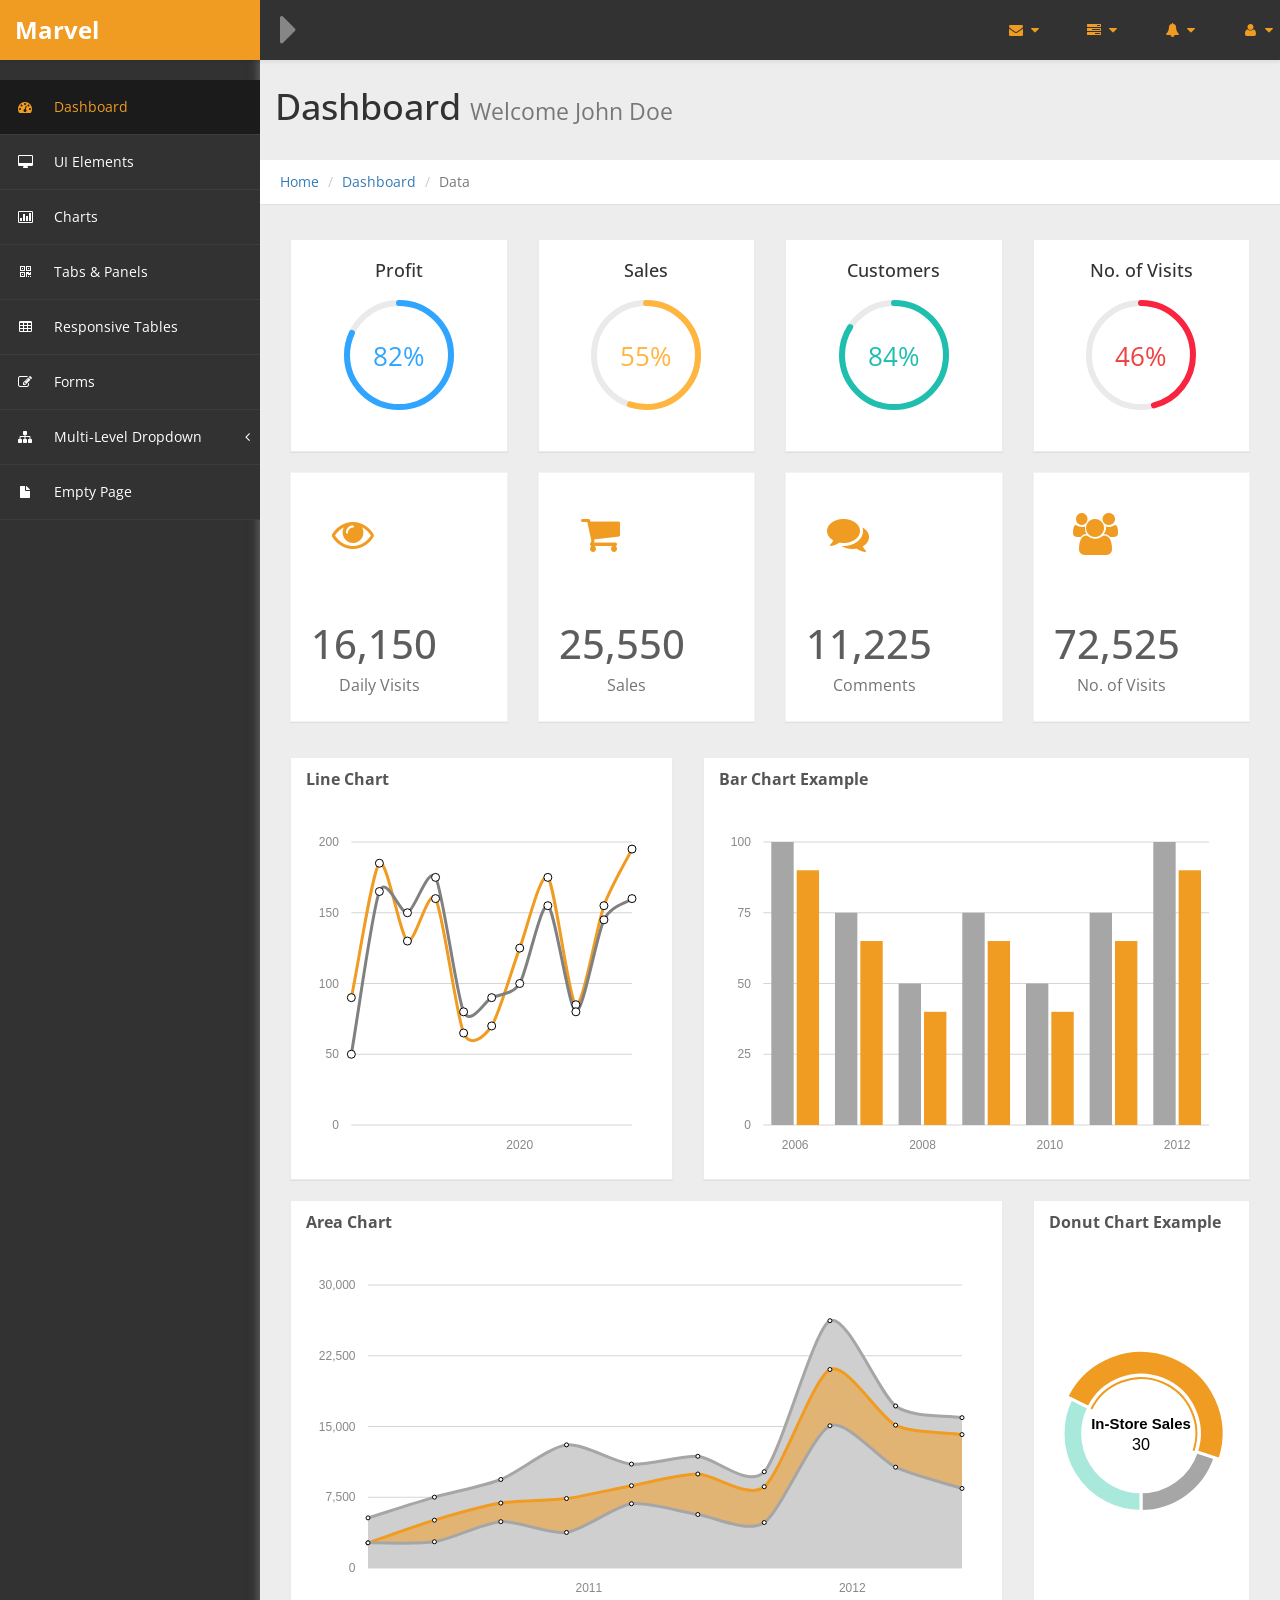
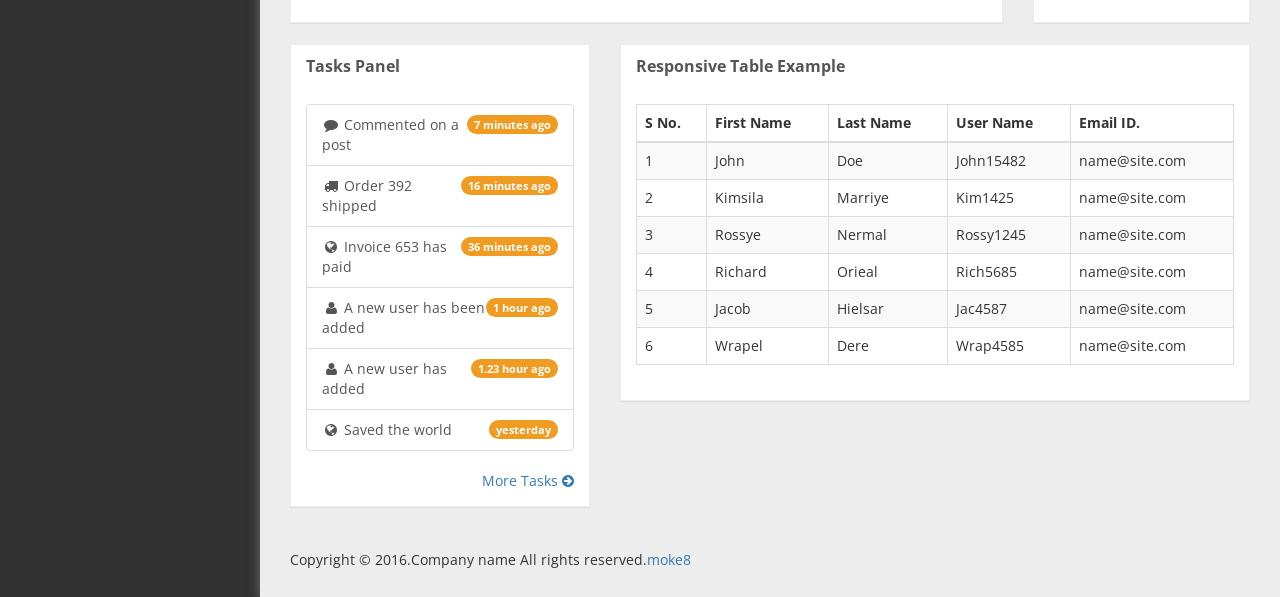
<file: public/HTML5-templete/index.html>
﻿<!DOCTYPE html>
<html xmlns="http://www.w3.org/1999/xhtml">

<head>
    <meta charset="utf-8" />
    <meta name="viewport" content="width=device-width, initial-scale=1.0" />
    <title>moke8</title>
    <!-- Bootstrap Styles-->
    <link href="assets/css/bootstrap.css" rel="stylesheet" />
    <!-- FontAwesome Styles-->
    <link href="assets/css/font-awesome.css" rel="stylesheet" />
    <!-- Morris Chart Styles-->
    <link href="assets/js/morris/morris-0.4.3.min.css" rel="stylesheet" />
    <!-- Custom Styles-->
    <link href="assets/css/custom-styles.css" rel="stylesheet" />
    <!-- Google Fonts-->
    <link href='http://fonts.useso.com/css?family=Open+Sans' rel='stylesheet' type='text/css' />
    <link rel="stylesheet" href="assets/js/Lightweight-Chart/cssCharts.css"> 
</head>

<body>
    <div id="wrapper">
        <nav class="navbar navbar-default top-navbar" role="navigation">
            <div class="navbar-header">
                <button type="button" class="navbar-toggle" data-toggle="collapse" data-target=".sidebar-collapse">
                    <span class="sr-only">Toggle navigation</span>
                    <span class="icon-bar"></span>
                    <span class="icon-bar"></span>
                    <span class="icon-bar"></span>
                </button>
                <a class="navbar-brand" href="index.html"><strong>Marvel</strong></a>
				
		<div id="sideNav" href=""><i class="fa fa-caret-right"></i></div>
            </div>

            <ul class="nav navbar-top-links navbar-right">
                <li class="dropdown">
                    <a class="dropdown-toggle" data-toggle="dropdown" href="#" aria-expanded="false">
                        <i class="fa fa-envelope fa-fw"></i> <i class="fa fa-caret-down"></i>
                    </a>
                    <ul class="dropdown-menu dropdown-messages">
                        <li>
                            <a href="#">
                                <div>
                                    <strong>John Doe</strong>
                                    <span class="pull-right text-muted">
                                        <em>Today</em>
                                    </span>
                                </div>
                                <div>Lorem Ipsum has been the industry's standard dummy text ever since the 1500s...</div>
                            </a>
                        </li>
                        <li class="divider"></li>
                        <li>
                            <a href="#">
                                <div>
                                    <strong>John Smith</strong>
                                    <span class="pull-right text-muted">
                                        <em>Yesterday</em>
                                    </span>
                                </div>
                                <div>Lorem Ipsum has been the industry's standard dummy text ever since an kwilnw...</div>
                            </a>
                        </li>
                        <li class="divider"></li>
                        <li>
                            <a href="#">
                                <div>
                                    <strong>John Smith</strong>
                                    <span class="pull-right text-muted">
                                        <em>Yesterday</em>
                                    </span>
                                </div>
                                <div>Lorem Ipsum has been the industry's standard dummy text ever since the...</div>
                            </a>
                        </li>
                        <li class="divider"></li>
                        <li>
                            <a class="text-center" href="#">
                                <strong>Read All Messages</strong>
                                <i class="fa fa-angle-right"></i>
                            </a>
                        </li>
                    </ul>
                    <!-- /.dropdown-messages -->
                </li>
                <!-- /.dropdown -->
                <li class="dropdown">
                    <a class="dropdown-toggle" data-toggle="dropdown" href="#" aria-expanded="false">
                        <i class="fa fa-tasks fa-fw"></i> <i class="fa fa-caret-down"></i>
                    </a>
                    <ul class="dropdown-menu dropdown-tasks">
                        <li>
                            <a href="#">
                                <div>
                                    <p>
                                        <strong>Task 1</strong>
                                        <span class="pull-right text-muted">60% Complete</span>
                                    </p>
                                    <div class="progress progress-striped active">
                                        <div class="progress-bar progress-bar-success" role="progressbar" aria-valuenow="60" aria-valuemin="0" aria-valuemax="100" style="width: 60%">
                                            <span class="sr-only">60% Complete (success)</span>
                                        </div>
                                    </div>
                                </div>
                            </a>
                        </li>
                        <li class="divider"></li>
                        <li>
                            <a href="#">
                                <div>
                                    <p>
                                        <strong>Task 2</strong>
                                        <span class="pull-right text-muted">28% Complete</span>
                                    </p>
                                    <div class="progress progress-striped active">
                                        <div class="progress-bar progress-bar-info" role="progressbar" aria-valuenow="28" aria-valuemin="0" aria-valuemax="100" style="width: 28%">
                                            <span class="sr-only">28% Complete</span>
                                        </div>
                                    </div>
                                </div>
                            </a>
                        </li>
                        <li class="divider"></li>
                        <li>
                            <a href="#">
                                <div>
                                    <p>
                                        <strong>Task 3</strong>
                                        <span class="pull-right text-muted">60% Complete</span>
                                    </p>
                                    <div class="progress progress-striped active">
                                        <div class="progress-bar progress-bar-warning" role="progressbar" aria-valuenow="60" aria-valuemin="0" aria-valuemax="100" style="width: 60%">
                                            <span class="sr-only">60% Complete (warning)</span>
                                        </div>
                                    </div>
                                </div>
                            </a>
                        </li>
                        <li class="divider"></li>
                        <li>
                            <a href="#">
                                <div>
                                    <p>
                                        <strong>Task 4</strong>
                                        <span class="pull-right text-muted">85% Complete</span>
                                    </p>
                                    <div class="progress progress-striped active">
                                        <div class="progress-bar progress-bar-danger" role="progressbar" aria-valuenow="85" aria-valuemin="0" aria-valuemax="100" style="width: 85%">
                                            <span class="sr-only">85% Complete (danger)</span>
                                        </div>
                                    </div>
                                </div>
                            </a>
                        </li>
                        <li class="divider"></li>
                        <li>
                            <a class="text-center" href="#">
                                <strong>See All Tasks</strong>
                                <i class="fa fa-angle-right"></i>
                            </a>
                        </li>
                    </ul>
                    <!-- /.dropdown-tasks -->
                </li>
                <!-- /.dropdown -->
                <li class="dropdown">
                    <a class="dropdown-toggle" data-toggle="dropdown" href="#" aria-expanded="false">
                        <i class="fa fa-bell fa-fw"></i> <i class="fa fa-caret-down"></i>
                    </a>
                    <ul class="dropdown-menu dropdown-alerts">
                        <li>
                            <a href="#">
                                <div>
                                    <i class="fa fa-comment fa-fw"></i> New Comment
                                    <span class="pull-right text-muted small">4 min</span>
                                </div>
                            </a>
                        </li>
                        <li class="divider"></li>
                        <li>
                            <a href="#">
                                <div>
                                    <i class="fa fa-twitter fa-fw"></i> 3 New Followers
                                    <span class="pull-right text-muted small">12 min</span>
                                </div>
                            </a>
                        </li>
                        <li class="divider"></li>
                        <li>
                            <a href="#">
                                <div>
                                    <i class="fa fa-envelope fa-fw"></i> Message Sent
                                    <span class="pull-right text-muted small">4 min</span>
                                </div>
                            </a>
                        </li>
                        <li class="divider"></li>
                        <li>
                            <a href="#">
                                <div>
                                    <i class="fa fa-tasks fa-fw"></i> New Task
                                    <span class="pull-right text-muted small">4 min</span>
                                </div>
                            </a>
                        </li>
                        <li class="divider"></li>
                        <li>
                            <a href="#">
                                <div>
                                    <i class="fa fa-upload fa-fw"></i> Server Rebooted
                                    <span class="pull-right text-muted small">4 min</span>
                                </div>
                            </a>
                        </li>
                        <li class="divider"></li>
                        <li>
                            <a class="text-center" href="#">
                                <strong>See All Alerts</strong>
                                <i class="fa fa-angle-right"></i>
                            </a>
                        </li>
                    </ul>
                    <!-- /.dropdown-alerts -->
                </li>
                <!-- /.dropdown -->
                <li class="dropdown">
                    <a class="dropdown-toggle" data-toggle="dropdown" href="#" aria-expanded="false">
                        <i class="fa fa-user fa-fw"></i> <i class="fa fa-caret-down"></i>
                    </a>
                    <ul class="dropdown-menu dropdown-user">
                        <li><a href="#"><i class="fa fa-user fa-fw"></i> User Profile</a>
                        </li>
                        <li><a href="#"><i class="fa fa-gear fa-fw"></i> Settings</a>
                        </li>
                        <li class="divider"></li>
                        <li><a href="#"><i class="fa fa-sign-out fa-fw"></i> Logout</a>
                        </li>
                    </ul>
                    <!-- /.dropdown-user -->
                </li>
                <!-- /.dropdown -->
            </ul>
        </nav>
        <!--/. NAV TOP  -->
        <nav class="navbar-default navbar-side" role="navigation">
            <div class="sidebar-collapse">
                <ul class="nav" id="main-menu">

                    <li>
                        <a class="active-menu" href="index.html"><i class="fa fa-dashboard"></i> Dashboard</a>
                    </li>
                    <li>
                        <a href="ui-elements.html"><i class="fa fa-desktop"></i> UI Elements</a>
                    </li>
					<li>
                        <a href="chart.html"><i class="fa fa-bar-chart-o"></i> Charts</a>
                    </li>
                    <li>
                        <a href="tab-panel.html"><i class="fa fa-qrcode"></i> Tabs & Panels</a>
                    </li>
                    
                    <li>
                        <a href="table.html"><i class="fa fa-table"></i> Responsive Tables</a>
                    </li>
                    <li>
                        <a href="form.html"><i class="fa fa-edit"></i> Forms </a>
                    </li>


                    <li>
                        <a href="#"><i class="fa fa-sitemap"></i> Multi-Level Dropdown<span class="fa arrow"></span></a>
                        <ul class="nav nav-second-level">
                            <li>
                                <a href="#">Second Level Link</a>
                            </li>
                            <li>
                                <a href="#">Second Level Link</a>
                            </li>
                            <li>
                                <a href="#">Second Level Link<span class="fa arrow"></span></a>
                                <ul class="nav nav-third-level">
                                    <li>
                                        <a href="#">Third Level Link</a>
                                    </li>
                                    <li>
                                        <a href="#">Third Level Link</a>
                                    </li>
                                    <li>
                                        <a href="#">Third Level Link</a>
                                    </li>

                                </ul>

                            </li>
                        </ul>
                    </li>
                    <li>
                        <a href="empty.html"><i class="fa fa-fw fa-file"></i> Empty Page</a>
                    </li>
                </ul>

            </div>

        </nav>
        <!-- /. NAV SIDE  -->
      
		<div id="page-wrapper">
		  <div class="header"> 
                        <h1 class="page-header">
                            Dashboard <small>Welcome John Doe</small>
                        </h1>
						<ol class="breadcrumb">
					  <li><a href="#">Home</a></li>
					  <li><a href="#">Dashboard</a></li>
					  <li class="active">Data</li>
					</ol> 
									
		</div>
            <div id="page-inner">

                <!-- /. ROW  -->
	
		<div class="row">
			<div class="col-xs-6 col-md-3">
				<div class="panel panel-default">
					<div class="panel-body easypiechart-panel">
						<h4>Profit</h4>
						<div class="easypiechart" id="easypiechart-blue" data-percent="82" ><span class="percent">82%</span>
						</div>
					</div>
				</div>
			</div>
			<div class="col-xs-6 col-md-3">
				<div class="panel panel-default">
					<div class="panel-body easypiechart-panel">
						<h4>Sales</h4>
						<div class="easypiechart" id="easypiechart-orange" data-percent="55" ><span class="percent">55%</span>
						</div>
					</div>
				</div>
			</div>
			<div class="col-xs-6 col-md-3">
				<div class="panel panel-default">
					<div class="panel-body easypiechart-panel">
						<h4>Customers</h4>
						<div class="easypiechart" id="easypiechart-teal" data-percent="84" ><span class="percent">84%</span>
						</div>
					</div>
				</div>
			</div>
			<div class="col-xs-6 col-md-3">
				<div class="panel panel-default">
					<div class="panel-body easypiechart-panel">
						<h4>No. of Visits</h4>
						<div class="easypiechart" id="easypiechart-red" data-percent="46" ><span class="percent">46%</span>
						</div>
					</div>
				</div>
			</div>
		</div><!--/.row-->
			
		
                <div class="row">
                    <div class="col-md-3 col-sm-12 col-xs-12">
                        <div class="panel panel-primary text-center no-boder blue">
                            <div class="panel-left pull-left blue">
                                <i class="fa fa-eye fa-5x"></i>
                                
                            </div>
                            <div class="panel-right">
								<h3>16,150</h3>
                               <strong> Daily Visits</strong>
                            </div>
                        </div>
                    </div>
                    <div class="col-md-3 col-sm-12 col-xs-12">
                        <div class="panel panel-primary text-center no-boder blue">
                              <div class="panel-left pull-left blue">
                                <i class="fa fa-shopping-cart fa-5x"></i>
								</div>
                                
                            <div class="panel-right">
							<h3>25,550 </h3>
                               <strong> Sales</strong>

                            </div>
                        </div>
                    </div>
                    <div class="col-md-3 col-sm-12 col-xs-12">
                        <div class="panel panel-primary text-center no-boder blue">
                            <div class="panel-left pull-left blue">
                                <i class="fa fa fa-comments fa-5x"></i>
                               
                            </div>
                            <div class="panel-right">
							 <h3>11,225 </h3>
                               <strong> Comments </strong>

                            </div>
                        </div>
                    </div>
                    <div class="col-md-3 col-sm-12 col-xs-12">
                        <div class="panel panel-primary text-center no-boder blue">
                            <div class="panel-left pull-left blue">
                                <i class="fa fa-users fa-5x"></i>
                                
                            </div>
                            <div class="panel-right">
							<h3>72,525 </h3>
                             <strong>No. of Visits</strong>

                            </div>
                        </div>
                    </div>
                </div>
				
				<div class="row">
				<div class="col-md-5">
						<div class="panel panel-default">
						<div class="panel-heading">
							Line Chart
						</div>
						<div class="panel-body">
							<div id="morris-line-chart"></div>
						</div>						
					</div>   
					</div>		
					
						<div class="col-md-7">
					<div class="panel panel-default">
					<div class="panel-heading">
                                Bar Chart Example
                            </div>
                            <div class="panel-body">
                                <div id="morris-bar-chart"></div>
                            </div>
						
					</div>  
					</div>
					
				</div> 
			 
				
				
                <div class="row">
                    <div class="col-md-9 col-sm-12 col-xs-12">
                        <div class="panel panel-default">                            
							<div class="panel-heading">
							Area Chart
						</div>
						<div class="panel-body">
							<div id="morris-area-chart"></div>
						</div>
                        </div>
                    </div>
                    <div class="col-md-3 col-sm-12 col-xs-12">
                        <div class="panel panel-default">
                            <div class="panel-heading">
                                Donut Chart Example
                            </div>
                            <div class="panel-body">
                                <div id="morris-donut-chart"></div>
                            </div>
                        </div>
                    </div>

                </div>
				<div class="row">
				<div class="col-md-12">
				
					</div>		
				</div> 	
                <!-- /. ROW  -->

	   
				
				
				
                <div class="row">
                    <div class="col-md-4 col-sm-12 col-xs-12">
                        <div class="panel panel-default">
                            <div class="panel-heading">
                                Tasks Panel
                            </div>
                            <div class="panel-body">
                                <div class="list-group">

                                    <a href="#" class="list-group-item">
                                        <span class="badge">7 minutes ago</span>
                                        <i class="fa fa-fw fa-comment"></i> Commented on a post
                                    </a>
                                    <a href="#" class="list-group-item">
                                        <span class="badge">16 minutes ago</span>
                                        <i class="fa fa-fw fa-truck"></i> Order 392 shipped
                                    </a>
                                    <a href="#" class="list-group-item">
                                        <span class="badge">36 minutes ago</span>
                                        <i class="fa fa-fw fa-globe"></i> Invoice 653 has paid
                                    </a>
                                    <a href="#" class="list-group-item">
                                        <span class="badge">1 hour ago</span>
                                        <i class="fa fa-fw fa-user"></i> A new user has been added
                                    </a>
                                    <a href="#" class="list-group-item">
                                        <span class="badge">1.23 hour ago</span>
                                        <i class="fa fa-fw fa-user"></i> A new user has added
                                    </a>
                                    <a href="#" class="list-group-item">
                                        <span class="badge">yesterday</span>
                                        <i class="fa fa-fw fa-globe"></i> Saved the world
                                    </a>
                                </div>
                                <div class="text-right">
                                    <a href="#">More Tasks <i class="fa fa-arrow-circle-right"></i></a>
                                </div>
                            </div>
                        </div>

                    </div>
                    <div class="col-md-8 col-sm-12 col-xs-12">

                        <div class="panel panel-default">
                            <div class="panel-heading">
                                Responsive Table Example
                            </div> 
                            <div class="panel-body">
                                <div class="table-responsive">
                                    <table class="table table-striped table-bordered table-hover">
                                        <thead>
                                            <tr>
                                                <th>S No.</th>
                                                <th>First Name</th>
                                                <th>Last Name</th>
                                                <th>User Name</th>
                                                <th>Email ID.</th>
                                            </tr>
                                        </thead>
                                        <tbody>
                                            <tr>
                                                <td>1</td>
                                                <td>John</td>
                                                <td>Doe</td>
                                                <td>John15482</td>
                                                <td>name@site.com</td>
                                            </tr>
                                            <tr>
                                                <td>2</td>
                                                <td>Kimsila</td>
                                                <td>Marriye</td>
                                                <td>Kim1425</td>
                                                <td>name@site.com</td>
                                            </tr>
                                            <tr>
                                                <td>3</td>
                                                <td>Rossye</td>
                                                <td>Nermal</td>
                                                <td>Rossy1245</td>
                                                <td>name@site.com</td>
                                            </tr>
                                            <tr>
                                                <td>4</td>
                                                <td>Richard</td>
                                                <td>Orieal</td>
                                                <td>Rich5685</td>
                                                <td>name@site.com</td>
                                            </tr>
                                            <tr>
                                                <td>5</td>
                                                <td>Jacob</td>
                                                <td>Hielsar</td>
                                                <td>Jac4587</td>
                                                <td>name@site.com</td>
                                            </tr>
                                            <tr>
                                                <td>6</td>
                                                <td>Wrapel</td>
                                                <td>Dere</td>
                                                <td>Wrap4585</td>
                                                <td>name@site.com</td>
                                            </tr>

                                        </tbody>
                                    </table>
                                </div>
                            </div>
                        </div>

                    </div>
                </div>
                <!-- /. ROW  -->
			
		
				<footer><p>Copyright &copy; 2016.Company name All rights reserved.<a target="_blank" href="http://www.moke8.com/">moke8</a></p>
				
        
				</footer>
            </div>
            <!-- /. PAGE INNER  -->
        </div>
        <!-- /. PAGE WRAPPER  -->
    </div>
    <!-- /. WRAPPER  -->
    <!-- JS Scripts-->
    <!-- jQuery Js -->
    <script src="assets/js/jquery-1.10.2.js"></script>
    <!-- Bootstrap Js -->
    <script src="assets/js/bootstrap.min.js"></script>
	 
    <!-- Metis Menu Js -->
    <script src="assets/js/jquery.metisMenu.js"></script>
    <!-- Morris Chart Js -->
    <script src="assets/js/morris/raphael-2.1.0.min.js"></script>
    <script src="assets/js/morris/morris.js"></script>
	
	
	<script src="assets/js/easypiechart.js"></script>
	<script src="assets/js/easypiechart-data.js"></script>
	
	 <script src="assets/js/Lightweight-Chart/jquery.chart.js"></script>
	
    <!-- Custom Js -->
    <script src="assets/js/custom-scripts.js"></script>

      <script>
    
      </script>

</body>

</html>
</file>
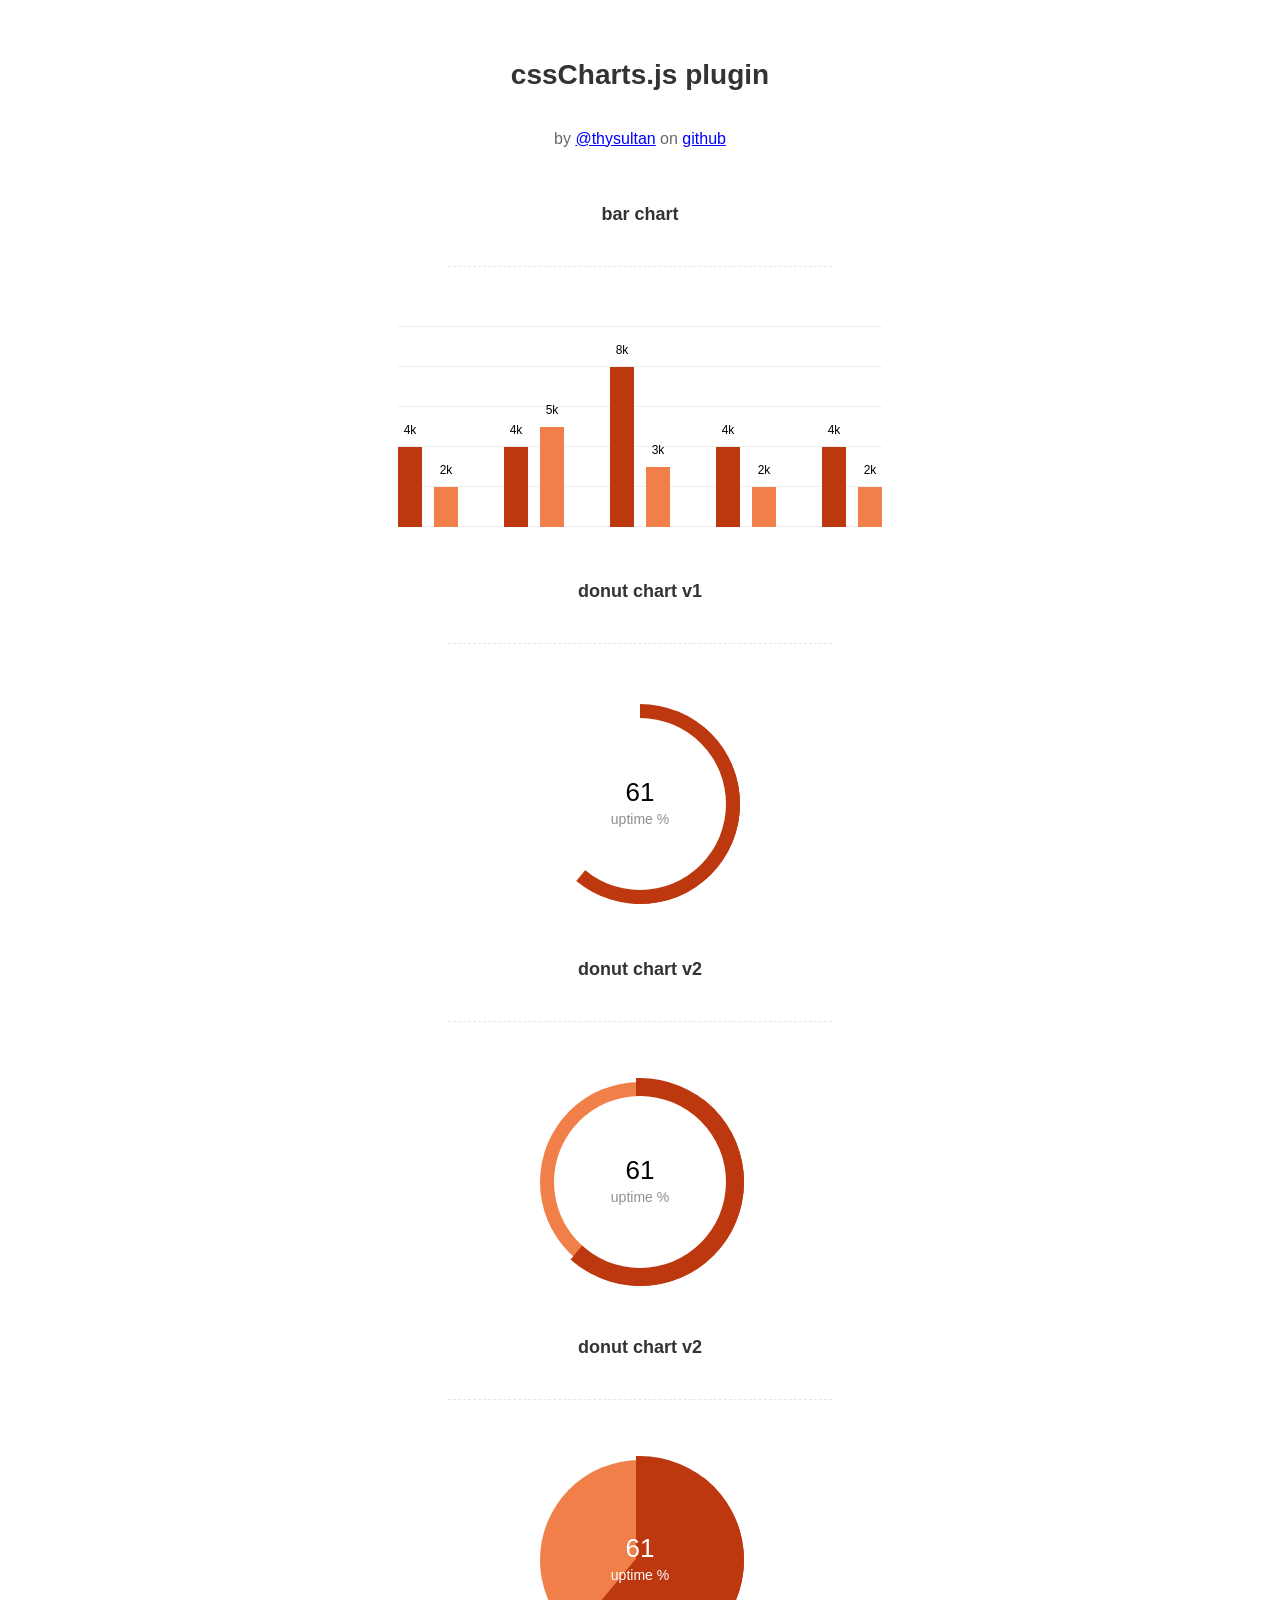
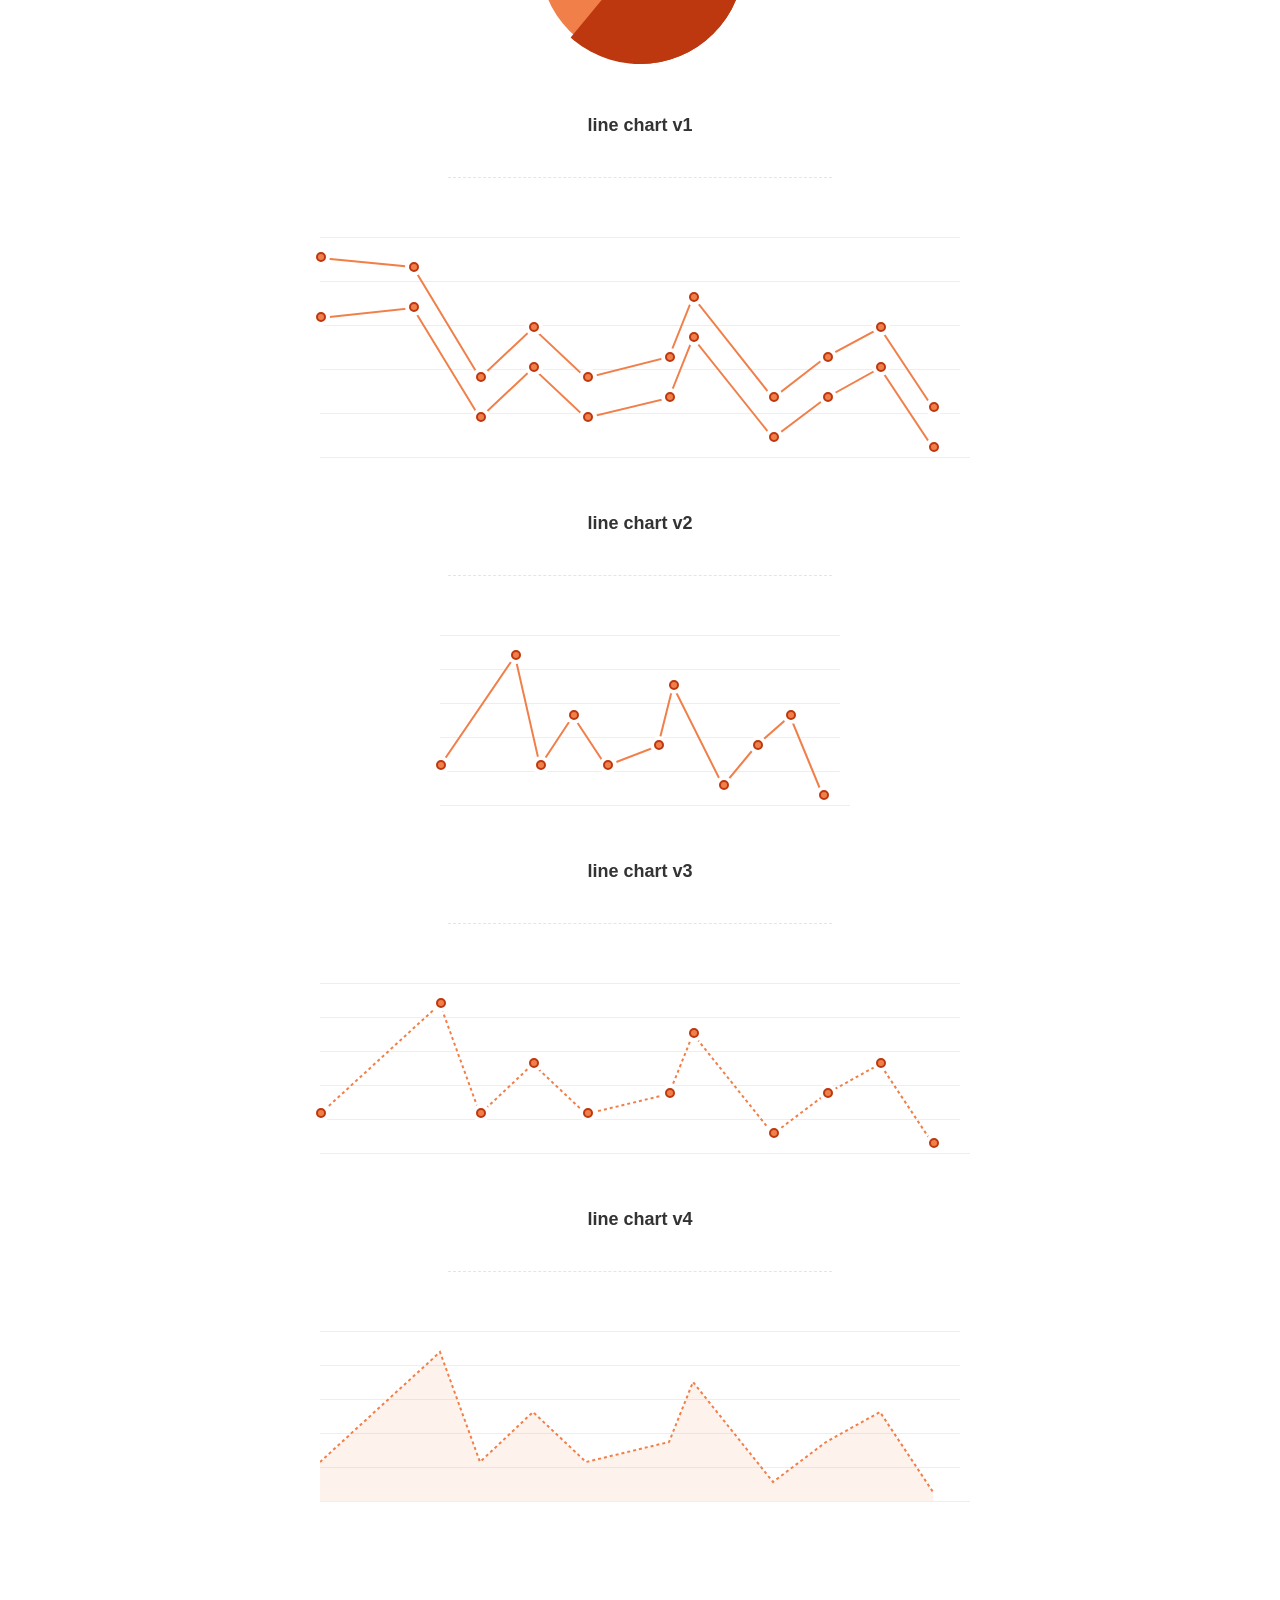
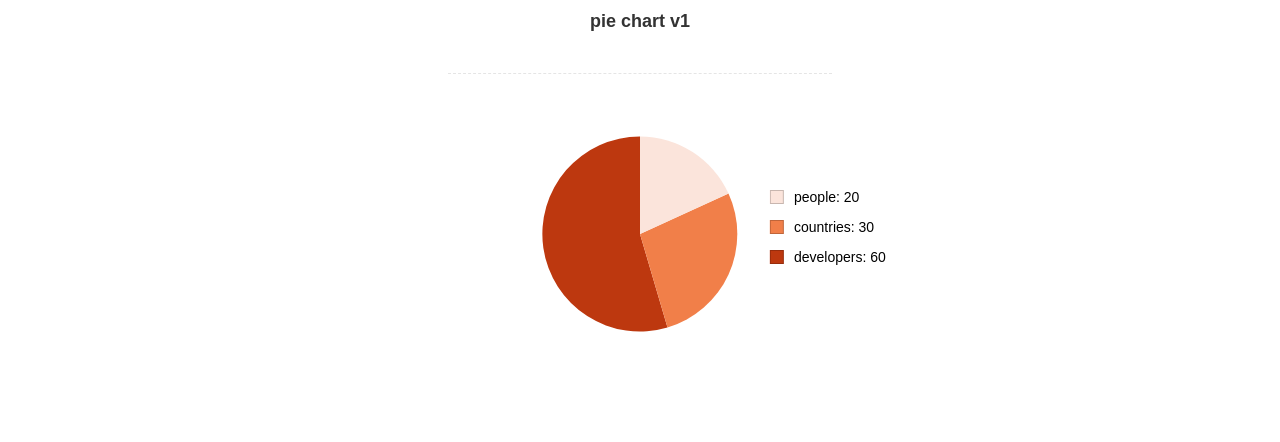
<file: public/js/Lightweight-Chart/index.html>
<!doctype html>
<html>
    <head>
        <meta charset="utf-8">
        <meta name="description" content="A jquery plugin to create simple donut, bar or line charts with dom nodes, style with css.">
        <meta name="viewport" content="width=device-width, initial-scale=1">
        <title>cssCharts.js - jquery css charts</title>
        <script src="https://ajax.googleapis.com/ajax/libs/jquery/2.1.3/jquery.min.js"></script>

        <link rel="stylesheet" href="cssCharts.css">
        <script src="jquery.chart.js"></script>

        <style>
          /* page specific styles*/
          h1{text-align:center;font-family:sans-serif;font-size:28px;color:#333;padding:40px 0 0 0;}
          h2{text-align:center;font-family:sans-serif;font-size:18px;color:#333;padding:40px 0 0 0;}
          hr{width:60%;height:1px;background:none;border:none;border-bottom:1px dashed rgba(0,0,0,0.1);outline:none;margin:40px auto 60px auto;}

          .desc p{text-align:center;font-size:16px;color:rgba(0,0,0,0.6);padding:20px 0 0 0;font-family:sans-serif;}
          .desc a{color:blue;}
          .wrap{margin:0 auto;width:640px;padding-bottom:100px;}
          #line{width:400px;}
          /* page specific styles*/
        </style>
    </head>
    <body>
      <div class="wrap">

        <div class="desc">
          <h1>cssCharts.js plugin</h1><p>by
          <a href="http://twitter.com/thysultan">@thysultan</a> on
          <a href="https://github.com/sultantarimo/cssCharts.js">github</a>
        </p>
        </div>

        <h2>bar chart</h2>
        <hr>

        <div class="chart">
            <ul class="bar-chart" data-bars="[4,2],[4,5],[8,3],[4,2],[4,2]" data-max="10" data-unit="k" data-width="24"></ul>
        </div>
        <!-- data max is the 100% point of the graph -->
        <!-- set data-grid to 0 for no grid -->
        <!-- data-width is the individual bars width -->

        <h2>donut chart v1</h2>
        <hr>

        <div class="chart">
          <div class="donut-chart" data-percent="0.61" data-title="uptime %"></div>
        </div>

        <h2>donut chart v2</h2>
        <hr>

        <div class="chart">
          <div class="donut-chart fill" data-percent="0.61" data-title="uptime %"></div>
        </div>

        <h2>donut chart v2</h2>
        <hr>

        <div class="chart">
          <div class="donut-chart pie-chart fill" data-percent="0.61" data-title="uptime %"></div>
        </div>
        <!-- pie-chart class for pie chart -->
        <!-- fill class for default donut fill enabled-->

        <h2>line chart v1</h2>
        <hr>

        <div class="chart">
          <ul data-cord="[[0,70,120,160,200,262,280,340,380,420,460],[140,150,40,90,40,60,120,20,60,90,10]],[[0,70,120,160,200,262,280,340,380,420,460],[200,190,80,130,80,100,160,60,100,130,50]]"  class="line-chart"></ul>
        </div>
        <!-- multiple graphs [[x cords],[y cords]] [[x cords],[y cords]] -->

        <h2>line chart v2</h2>
        <hr>

        <div class="chart" id="line">
          <ul data-cord="[0,90,120,160,200,262,280,340,380,420,460],[40,150,40,90,40,60,120,20,60,90,10]" class="line-chart"></ul>
        </div>

        <h2>line chart v3</h2>
        <hr>

        <div class="chart dotted">
          <ul data-cord="[0,90,120,160,200,262,280,340,380,420,460],[40,150,40,90,40,60,120,20,60,90,10]" class="line-chart"></ul>
        </div>

        <h2>line chart v4</h2>
        <hr>

        <div class="chart dotted">
          <ul data-cord="[0,90,120,160,200,262,280,340,380,420,460],[40,150,40,90,40,60,120,20,60,90,10]" data-fill="1" class="line-chart no-points"></ul>
        </div>
        <!-- single graph [x cords],[y cords] -->


        <br><br><br>
        <h2>pie chart v1</h2>
        <hr>

        <div class="chart">
          <div class="pie-thychart" data-set='[["people", 20], ["countries",30], ["developers",60]]' data-colors="#FBE4DB,#F17F49,#BD380F"></div>
        </div>

      </div>

      <script>
        $(function() {
            $('.bar-chart').cssCharts({type:"bar"});
            $('.donut-chart').cssCharts({type:"donut"}).trigger('show-donut-chart');
            $('.line-chart').cssCharts({type:"line"});

            $('.pie-thychart').cssCharts({type:"pie"});
        });
      </script>
    </body>
</html>
</file>
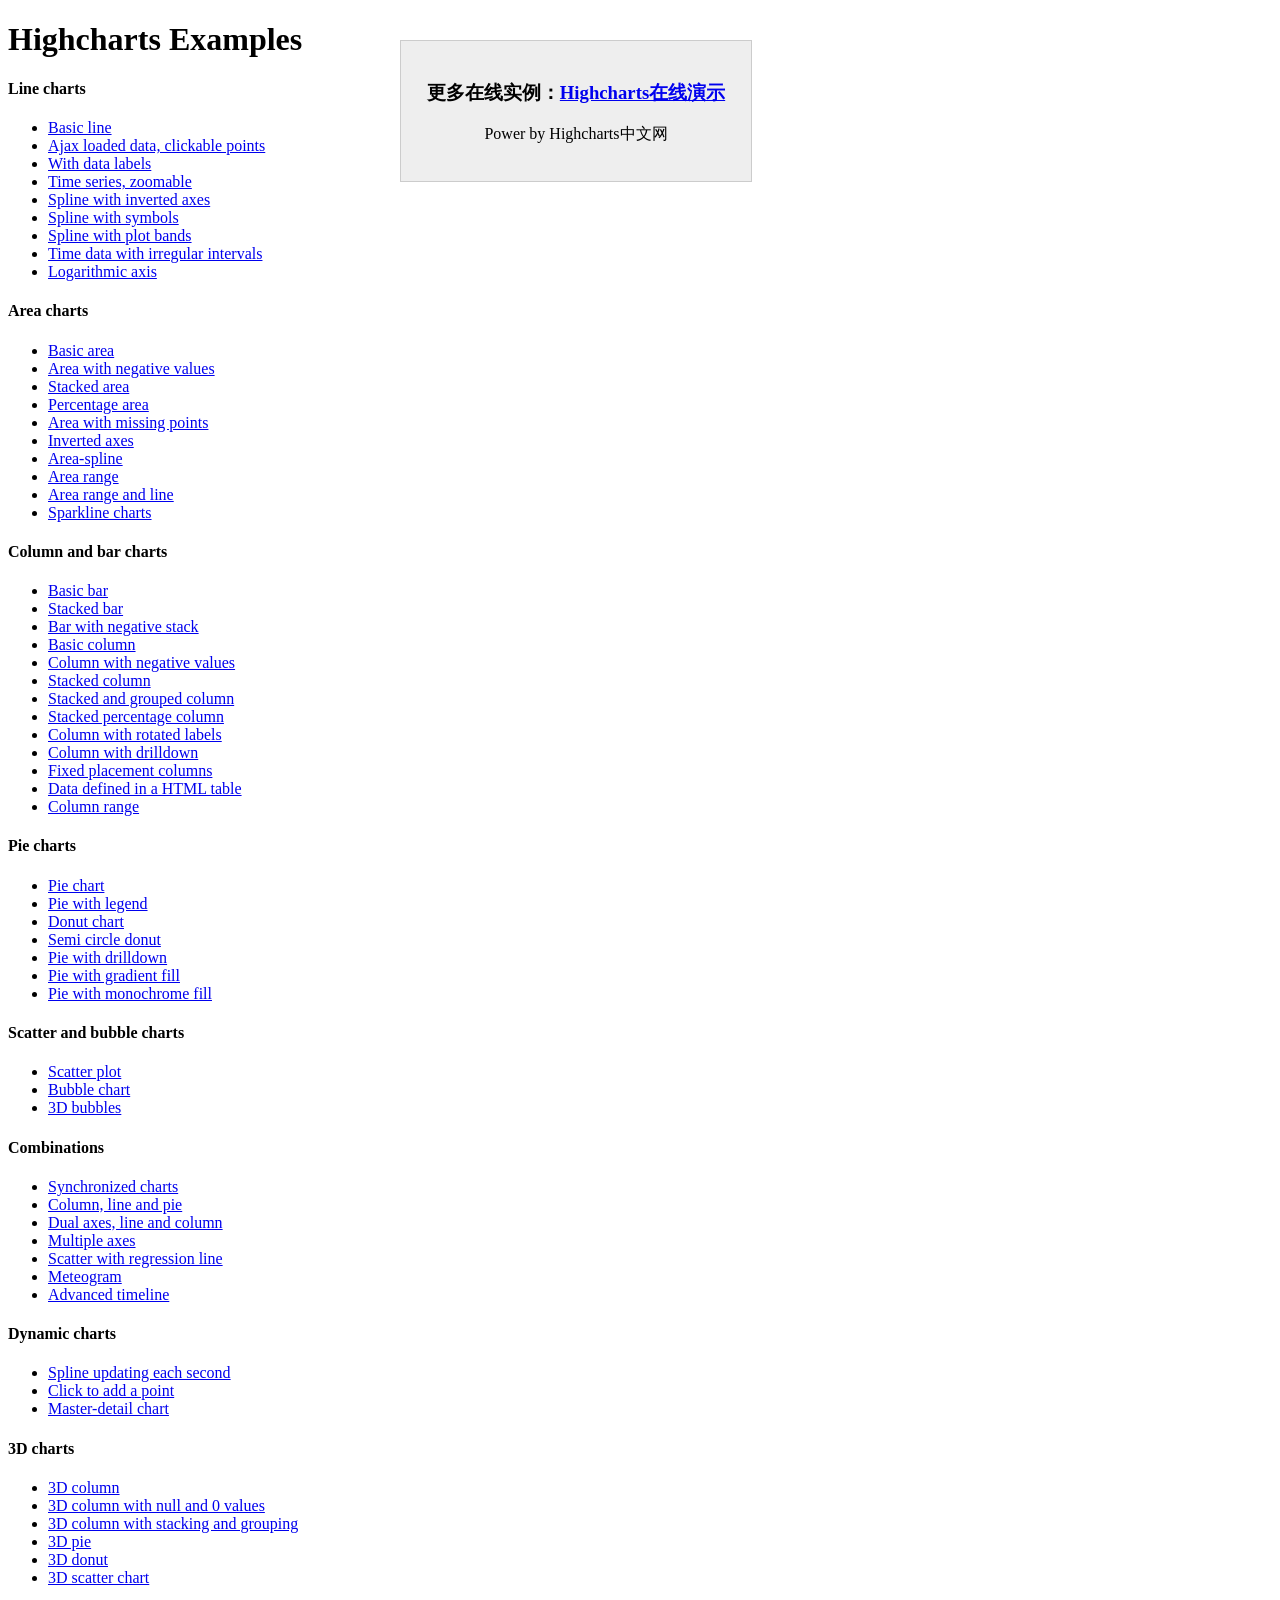
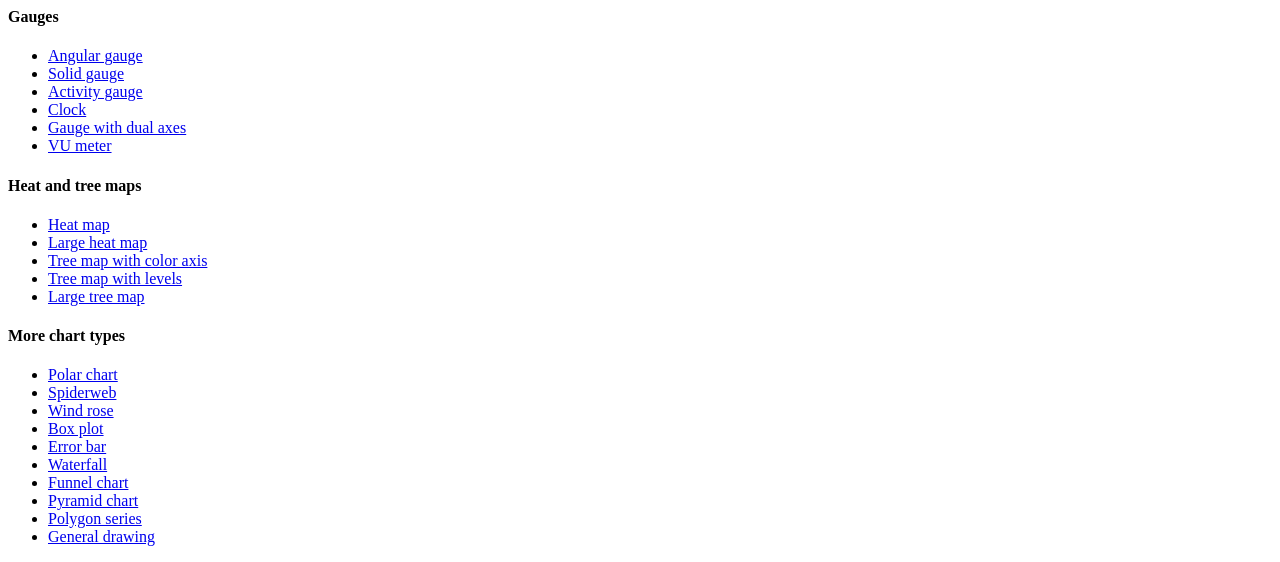
<file: public/plugins/Highcharts-4.2.3/index.htm>
<!DOCTYPE HTML PUBLIC "-//W3C//DTD HTML 4.01//EN" "http://www.w3.org/TR/html4/strict.dtd">
<html>
	<head>
		<meta http-equiv="Content-Type" content="text/html; charset=utf-8">
		<title>Highcharts Examples</title>
	<style type="text/css">#more{position:fixed;top:40px;left:400px;border:1px solid #ccc;background-color:#eee;padding:20px;width:310px;text-align:center}</style></head>
	<body>
		<h1>Highcharts Examples</h1>
		<h4>Line charts</h4>
		<ul>
			<li><a href="examples/line-basic/index.htm">Basic line</a></li>
			<li><a href="examples/line-ajax/index.htm">Ajax loaded data, clickable points</a></li>
			<li><a href="examples/line-labels/index.htm">With data labels</a></li>
			<li><a href="examples/line-time-series/index.htm">Time series, zoomable</a></li>
			<li><a href="examples/spline-inverted/index.htm">Spline with inverted axes</a></li>
			<li><a href="examples/spline-symbols/index.htm">Spline with symbols</a></li>
			<li><a href="examples/spline-plot-bands/index.htm">Spline with plot bands</a></li>
			<li><a href="examples/spline-irregular-time/index.htm">Time data with irregular intervals</a></li>
			<li><a href="examples/line-log-axis/index.htm">Logarithmic axis</a></li>
		</ul>
		<h4>Area charts</h4>
		<ul>
			<li><a href="examples/area-basic/index.htm">Basic area</a></li>
			<li><a href="examples/area-negative/index.htm">Area with negative values</a></li>
			<li><a href="examples/area-stacked/index.htm">Stacked area</a></li>
			<li><a href="examples/area-stacked-percent/index.htm">Percentage area</a></li>
			<li><a href="examples/area-missing/index.htm">Area with missing points</a></li>
			<li><a href="examples/area-inverted/index.htm">Inverted axes</a></li>
			<li><a href="examples/areaspline/index.htm">Area-spline</a></li>
			<li><a href="examples/arearange/index.htm">Area range</a></li>
			<li><a href="examples/arearange-line/index.htm">Area range and line</a></li>
			<li><a href="examples/sparkline/index.htm">Sparkline charts</a></li>
		</ul>
		<h4>Column and bar charts</h4>
		<ul>
			<li><a href="examples/bar-basic/index.htm">Basic bar</a></li>
			<li><a href="examples/bar-stacked/index.htm">Stacked bar</a></li>
			<li><a href="examples/bar-negative-stack/index.htm">Bar with negative stack</a></li>
			<li><a href="examples/column-basic/index.htm">Basic column</a></li>
			<li><a href="examples/column-negative/index.htm">Column with negative values</a></li>
			<li><a href="examples/column-stacked/index.htm">Stacked column</a></li>
			<li><a href="examples/column-stacked-and-grouped/index.htm">Stacked and grouped column</a></li>
			<li><a href="examples/column-stacked-percent/index.htm">Stacked percentage column</a></li>
			<li><a href="examples/column-rotated-labels/index.htm">Column with rotated labels</a></li>
			<li><a href="examples/column-drilldown/index.htm">Column with drilldown</a></li>
			<li><a href="examples/column-placement/index.htm">Fixed placement columns</a></li>
			<li><a href="examples/column-parsed/index.htm">Data defined in a HTML table</a></li>
			<li><a href="examples/columnrange/index.htm">Column range</a></li>
		</ul>
		<h4>Pie charts</h4>
		<ul>
			<li><a href="examples/pie-basic/index.htm">Pie chart</a></li>
			<li><a href="examples/pie-legend/index.htm">Pie with legend</a></li>
			<li><a href="examples/pie-donut/index.htm">Donut chart</a></li>
			<li><a href="examples/pie-semi-circle/index.htm">Semi circle donut</a></li>
			<li><a href="examples/pie-drilldown/index.htm">Pie with drilldown</a></li>
			<li><a href="examples/pie-gradient/index.htm">Pie with gradient fill</a></li>
			<li><a href="examples/pie-monochrome/index.htm">Pie with monochrome fill</a></li>
		</ul>
		<h4>Scatter and bubble charts</h4>
		<ul>
			<li><a href="examples/scatter/index.htm">Scatter plot</a></li>
			<li><a href="examples/bubble/index.htm">Bubble chart</a></li>
			<li><a href="examples/bubble-3d/index.htm">3D bubbles</a></li>
		</ul>
		<h4>Combinations</h4>
		<ul>
			<li><a href="examples/synchronized-charts/index.htm">Synchronized charts</a></li>
			<li><a href="examples/combo/index.htm">Column, line and pie</a></li>
			<li><a href="examples/combo-dual-axes/index.htm">Dual axes, line and column</a></li>
			<li><a href="examples/combo-multi-axes/index.htm">Multiple axes</a></li>
			<li><a href="examples/combo-regression/index.htm">Scatter with regression line</a></li>
			<li><a href="examples/combo-meteogram/index.htm">Meteogram</a></li>
			<li><a href="examples/combo-timeline/index.htm">Advanced timeline</a></li>
		</ul>
		<h4>Dynamic charts</h4>
		<ul>
			<li><a href="examples/dynamic-update/index.htm">Spline updating each second</a></li>
			<li><a href="examples/dynamic-click-to-add/index.htm">Click to add a point</a></li>
			<li><a href="examples/dynamic-master-detail/index.htm">Master-detail chart</a></li>
		</ul>
		<h4>3D charts</h4>
		<ul>
			<li><a href="examples/3d-column-interactive/index.htm">3D column</a></li>
			<li><a href="examples/3d-column-null-values/index.htm">3D column with null and 0 values</a></li>
			<li><a href="examples/3d-column-stacking-grouping/index.htm">3D column with stacking and grouping</a></li>
			<li><a href="examples/3d-pie/index.htm">3D pie</a></li>
			<li><a href="examples/3d-pie-donut/index.htm">3D donut</a></li>
			<li><a href="examples/3d-scatter-draggable/index.htm">3D scatter chart</a></li>
		</ul>
		<h4>Gauges</h4>
		<ul>
			<li><a href="examples/gauge-speedometer/index.htm">Angular gauge</a></li>
			<li><a href="examples/gauge-solid/index.htm">Solid gauge</a></li>
			<li><a href="examples/gauge-activity/index.htm">Activity gauge</a></li>
			<li><a href="examples/gauge-clock/index.htm">Clock</a></li>
			<li><a href="examples/gauge-dual/index.htm">Gauge with dual axes</a></li>
			<li><a href="examples/gauge-vu-meter/index.htm">VU meter</a></li>
		</ul>
		<h4>Heat and tree maps</h4>
		<ul>
			<li><a href="examples/heatmap/index.htm">Heat map</a></li>
			<li><a href="examples/heatmap-canvas/index.htm">Large heat map</a></li>
			<li><a href="examples/treemap-coloraxis/index.htm">Tree map with color axis</a></li>
			<li><a href="examples/treemap-with-levels/index.htm">Tree map with levels</a></li>
			<li><a href="examples/treemap-large-dataset/index.htm">Large tree map</a></li>
		</ul>
		<h4>More chart types</h4>
		<ul>
			<li><a href="examples/polar/index.htm">Polar chart</a></li>
			<li><a href="examples/polar-spider/index.htm">Spiderweb</a></li>
			<li><a href="examples/polar-wind-rose/index.htm">Wind rose</a></li>
			<li><a href="examples/box-plot/index.htm">Box plot</a></li>
			<li><a href="examples/error-bar/index.htm">Error bar</a></li>
			<li><a href="examples/waterfall/index.htm">Waterfall</a></li>
			<li><a href="examples/funnel/index.htm">Funnel chart</a></li>
			<li><a href="examples/pyramid/index.htm">Pyramid chart</a></li>
			<li><a href="examples/polygon/index.htm">Polygon series</a></li>
			<li><a href="examples/renderer/index.htm">General drawing</a></li>
		</ul>
	<div id="more"><h3>&#x66F4;&#x591A;&#x5728;&#x7EBF;&#x5B9E;&#x4F8B;&#xFF1A;<a href="http://hcharts.cn/demo/highcharts.php">Highcharts&#x5728;&#x7EBF;&#x6F14;&#x793A;</a></h3><p>Power by Highcharts&#x4E2D;&#x6587;&#x7F51;</p></div></body>
</html>
</file>
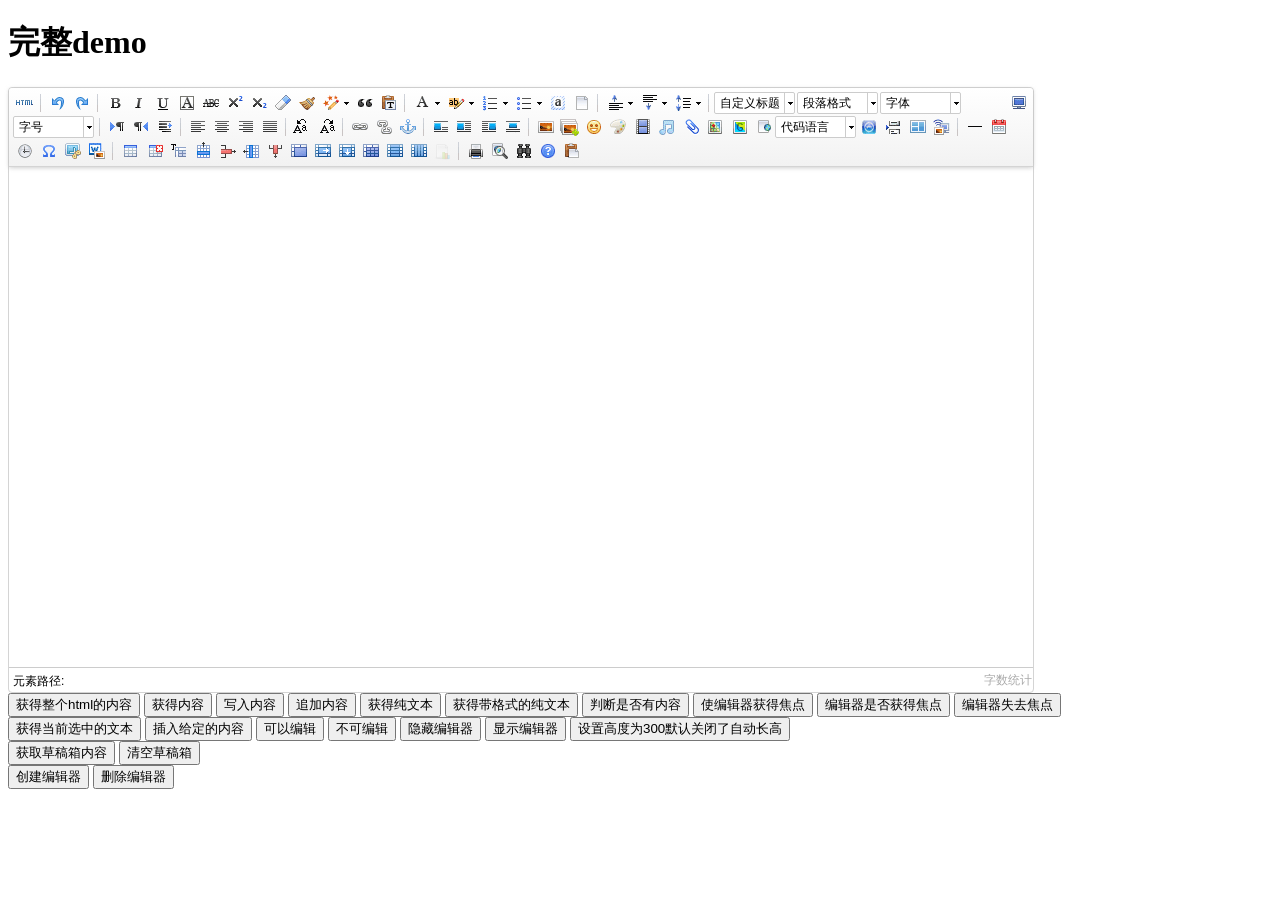
<file: public/plugins/ueditor1_4_3-utf8-php/index.html>
<!DOCTYPE HTML PUBLIC "-//W3C//DTD HTML 4.01 Transitional//EN"
        "http://www.w3.org/TR/html4/loose.dtd">
<html>
<head>
    <title>完整demo</title>
    <meta http-equiv="Content-Type" content="text/html;charset=utf-8"/>
    <script type="text/javascript" charset="utf-8" src="ueditor.config.js"></script>
    <script type="text/javascript" charset="utf-8" src="ueditor.all.min.js"> </script>
    <!--建议手动加在语言，避免在ie下有时因为加载语言失败导致编辑器加载失败-->
    <!--这里加载的语言文件会覆盖你在配置项目里添加的语言类型，比如你在配置项目里配置的是英文，这里加载的中文，那最后就是中文-->
    <script type="text/javascript" charset="utf-8" src="lang/zh-cn/zh-cn.js"></script>

    <style type="text/css">
        div{
            width:100%;
        }
    </style>
</head>
<body>
<div>
    <h1>完整demo</h1>
    <script id="editor" type="text/plain" style="width:1024px;height:500px;"></script>
</div>
<div id="btns">
    <div>
        <button onclick="getAllHtml()">获得整个html的内容</button>
        <button onclick="getContent()">获得内容</button>
        <button onclick="setContent()">写入内容</button>
        <button onclick="setContent(true)">追加内容</button>
        <button onclick="getContentTxt()">获得纯文本</button>
        <button onclick="getPlainTxt()">获得带格式的纯文本</button>
        <button onclick="hasContent()">判断是否有内容</button>
        <button onclick="setFocus()">使编辑器获得焦点</button>
        <button onmousedown="isFocus(event)">编辑器是否获得焦点</button>
        <button onmousedown="setblur(event)" >编辑器失去焦点</button>

    </div>
    <div>
        <button onclick="getText()">获得当前选中的文本</button>
        <button onclick="insertHtml()">插入给定的内容</button>
        <button id="enable" onclick="setEnabled()">可以编辑</button>
        <button onclick="setDisabled()">不可编辑</button>
        <button onclick=" UE.getEditor('editor').setHide()">隐藏编辑器</button>
        <button onclick=" UE.getEditor('editor').setShow()">显示编辑器</button>
        <button onclick=" UE.getEditor('editor').setHeight(300)">设置高度为300默认关闭了自动长高</button>
    </div>

    <div>
        <button onclick="getLocalData()" >获取草稿箱内容</button>
        <button onclick="clearLocalData()" >清空草稿箱</button>
    </div>

</div>
<div>
    <button onclick="createEditor()">
    创建编辑器</button>
    <button onclick="deleteEditor()">
    删除编辑器</button>
</div>

<script type="text/javascript">

    //实例化编辑器
    //建议使用工厂方法getEditor创建和引用编辑器实例，如果在某个闭包下引用该编辑器，直接调用UE.getEditor('editor')就能拿到相关的实例
    var ue = UE.getEditor('editor');


    function isFocus(e){
        alert(UE.getEditor('editor').isFocus());
        UE.dom.domUtils.preventDefault(e)
    }
    function setblur(e){
        UE.getEditor('editor').blur();
        UE.dom.domUtils.preventDefault(e)
    }
    function insertHtml() {
        var value = prompt('插入html代码', '');
        UE.getEditor('editor').execCommand('insertHtml', value)
    }
    function createEditor() {
        enableBtn();
        UE.getEditor('editor');
    }
    function getAllHtml() {
        alert(UE.getEditor('editor').getAllHtml())
    }
    function getContent() {
        var arr = [];
        arr.push("使用editor.getContent()方法可以获得编辑器的内容");
        arr.push("内容为：");
        arr.push(UE.getEditor('editor').getContent());
        alert(arr.join("\n"));
    }
    function getPlainTxt() {
        var arr = [];
        arr.push("使用editor.getPlainTxt()方法可以获得编辑器的带格式的纯文本内容");
        arr.push("内容为：");
        arr.push(UE.getEditor('editor').getPlainTxt());
        alert(arr.join('\n'))
    }
    function setContent(isAppendTo) {
        var arr = [];
        arr.push("使用editor.setContent('欢迎使用ueditor')方法可以设置编辑器的内容");
        UE.getEditor('editor').setContent('欢迎使用ueditor', isAppendTo);
        alert(arr.join("\n"));
    }
    function setDisabled() {
        UE.getEditor('editor').setDisabled('fullscreen');
        disableBtn("enable");
    }

    function setEnabled() {
        UE.getEditor('editor').setEnabled();
        enableBtn();
    }

    function getText() {
        //当你点击按钮时编辑区域已经失去了焦点，如果直接用getText将不会得到内容，所以要在选回来，然后取得内容
        var range = UE.getEditor('editor').selection.getRange();
        range.select();
        var txt = UE.getEditor('editor').selection.getText();
        alert(txt)
    }

    function getContentTxt() {
        var arr = [];
        arr.push("使用editor.getContentTxt()方法可以获得编辑器的纯文本内容");
        arr.push("编辑器的纯文本内容为：");
        arr.push(UE.getEditor('editor').getContentTxt());
        alert(arr.join("\n"));
    }
    function hasContent() {
        var arr = [];
        arr.push("使用editor.hasContents()方法判断编辑器里是否有内容");
        arr.push("判断结果为：");
        arr.push(UE.getEditor('editor').hasContents());
        alert(arr.join("\n"));
    }
    function setFocus() {
        UE.getEditor('editor').focus();
    }
    function deleteEditor() {
        disableBtn();
        UE.getEditor('editor').destroy();
    }
    function disableBtn(str) {
        var div = document.getElementById('btns');
        var btns = UE.dom.domUtils.getElementsByTagName(div, "button");
        for (var i = 0, btn; btn = btns[i++];) {
            if (btn.id == str) {
                UE.dom.domUtils.removeAttributes(btn, ["disabled"]);
            } else {
                btn.setAttribute("disabled", "true");
            }
        }
    }
    function enableBtn() {
        var div = document.getElementById('btns');
        var btns = UE.dom.domUtils.getElementsByTagName(div, "button");
        for (var i = 0, btn; btn = btns[i++];) {
            UE.dom.domUtils.removeAttributes(btn, ["disabled"]);
        }
    }

    function getLocalData () {
        alert(UE.getEditor('editor').execCommand( "getlocaldata" ));
    }

    function clearLocalData () {
        UE.getEditor('editor').execCommand( "clearlocaldata" );
        alert("已清空草稿箱")
    }
</script>
</body>
</html>
</file>
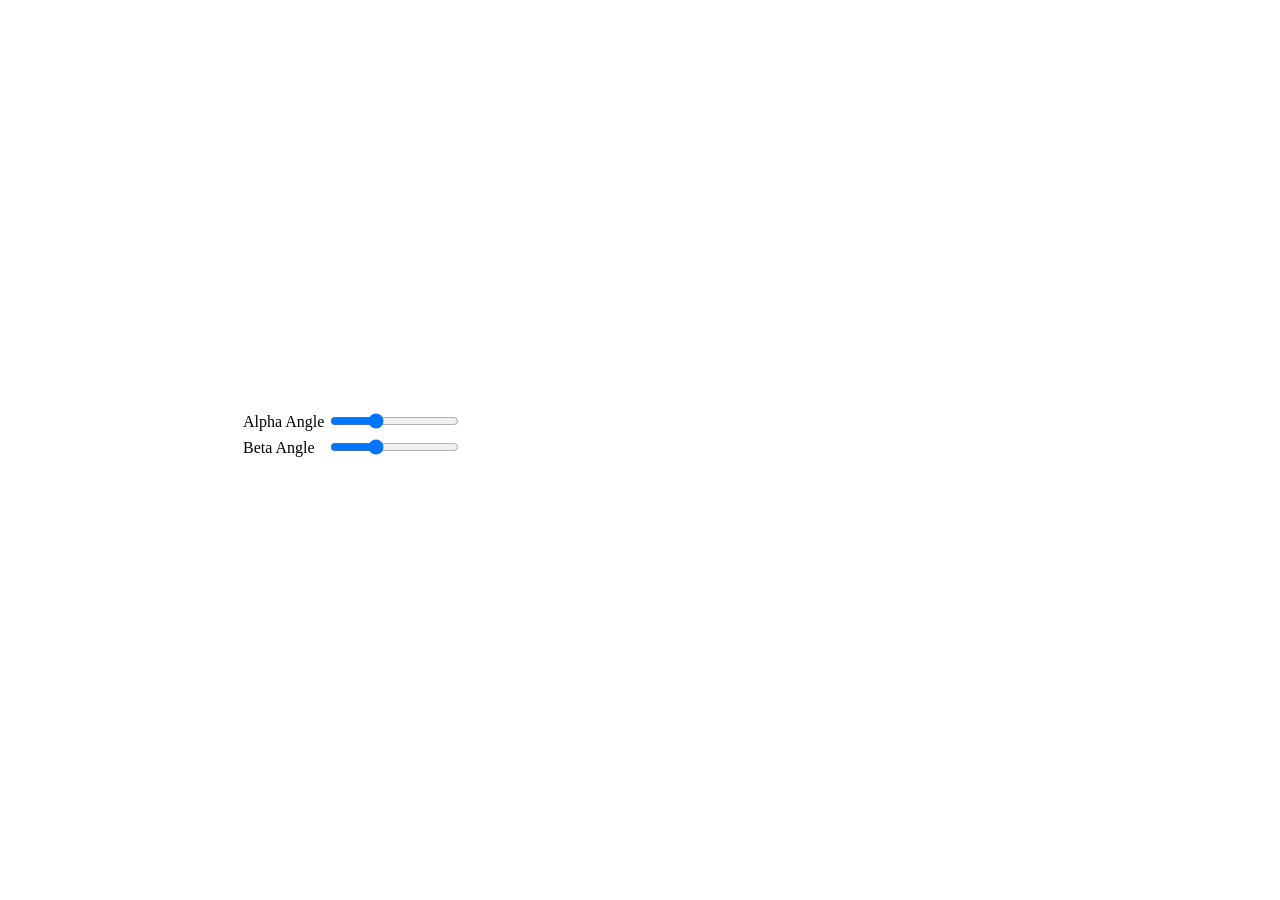
<file: public/plugins/Highcharts-4.2.3/examples/3d-column-interactive/index.htm>
<!DOCTYPE HTML>
<html>
	<head>
		<meta http-equiv="Content-Type" content="text/html; charset=utf-8">
		<title>Highcharts Example</title>

		<script type="text/javascript" src="http://cdn.hcharts.cn/jquery/jquery-1.8.3.min.js"></script>
		<style type="text/css">
#container, #sliders {
    min-width: 310px; 
    max-width: 800px;
    margin: 0 auto;
}
#container {
    height: 400px; 
}
		</style>
		<script type="text/javascript">
$(function () {
    // Set up the chart
    var chart = new Highcharts.Chart({
        chart: {
            renderTo: 'container',
            type: 'column',
            margin: 75,
            options3d: {
                enabled: true,
                alpha: 15,
                beta: 15,
                depth: 50,
                viewDistance: 25
            }
        },
        title: {
            text: 'Chart rotation demo'
        },
        subtitle: {
            text: 'Test options by dragging the sliders below'
        },
        plotOptions: {
            column: {
                depth: 25
            }
        },
        series: [{
            data: [29.9, 71.5, 106.4, 129.2, 144.0, 176.0, 135.6, 148.5, 216.4, 194.1, 95.6, 54.4]
        }]
    });

    function showValues() {
        $('#R0-value').html(chart.options.chart.options3d.alpha);
        $('#R1-value').html(chart.options.chart.options3d.beta);
    }

    // Activate the sliders
    $('#R0').on('change', function () {
        chart.options.chart.options3d.alpha = this.value;
        showValues();
        chart.redraw(false);
    });
    $('#R1').on('change', function () {
        chart.options.chart.options3d.beta = this.value;
        showValues();
        chart.redraw(false);
    });

    showValues();
});
		</script>
	</head>
	<body>
<script src="http://cdn.hcharts.cn/highcharts/highcharts.js"></script>
<script src="http://cdn.hcharts.cn/highcharts/highcharts-3d.js"></script>
<script src="http://cdn.hcharts.cn/highcharts/modules/exporting.js"></script>

<div id="container"></div>
<div id="sliders">
    <table>
        <tr><td>Alpha Angle</td><td><input id="R0" type="range" min="0" max="45" value="15"/> <span id="R0-value" class="value"></span></td></tr>
        <tr><td>Beta Angle</td><td><input id="R1" type="range" min="0" max="45" value="15"/> <span id="R1-value" class="value"></span></td></tr>
    </table>
</div>
	</body>
</html>
</file>
<file: public/HTML5-templete/assets/css/custom-styles.css>
/*----------------------------------------------
    COMMON  STYLES    
------------------------------------------------*/
body {
    font-family: 'Open Sans', sans-serif;
    background: #323232;
}

 #wrapper {
    width: 100%;
}

#page-wrapper {
    padding: 15px 15px;
    min-height: 600px;
    background: #EDEDED;
}
#page-inner {
    width:100%;
    margin:10px 20px 10px 0px;
    background-color:transparent;
    padding: 15px 30px;
    min-height:1200px;
}
.header .container-fluid{
padding:0;
}
.text-center {
    text-align:center;
}
.no-boder {
    border:1px solid #f3f3f3;
}

h1, .h1, h2, .h2, h3, .h3 {
margin-top: 7px;
margin-bottom: -5px;
}
h2 {
    color: #000;
}
h4 {
    padding-top:10px;
}
.square-btn-adjust {
    border: 0px solid transparent; 
   -webkit-border-radius: 0px;
-moz-border-radius: 0px;
border-radius: 0px;

}
p {
    font-size:16px;
    line-height:25px;
    padding-top:20px;
}
.navbar-side {
    z-index: 0; 
}
.panel{
border-radius:0px;
}
.navbar-side .nav > li > a > i{
color: #FFFFFF;
padding: 8px;
width: 30px;
text-align: center;
}
.top-navbar{
position: fixed;
  width: 100%;
  z-index: 300;
    -webkit-box-shadow: 0 3px 3px rgba(0, 0, 0, 0.05);
  -moz-box-shadow: 0 3px 3px rgba(0, 0, 0, 0.05);
  box-shadow: 0 3px 3px rgba(0, 0, 0, 0.05);
}
.navbar-side {
  z-index: 1;
  position: fixed;
  width: 260px;
  top: 80px;
}
#page-wrapper {
  position: relative;
  top: 55px;
  box-shadow: 0 0 10px #757575;
  -moz-box-shadow: 0 0 10px #757575;
  -webkit-box-shadow: 0 0 10px #757575;
}
.top-navbar .nav > li > a:hover, .top-navbar .nav > li > a:focus {
text-decoration: none;
background-color: #2497BA;
color: #fff;
}
.nav .open > a, .nav .open > a:hover, .nav .open > a:focus {
background-color: #075CB3;
border-color: #075CB3;
}
.breadcrumb {
padding: 12px 10px 12px 20px;
margin-bottom: 20px;
list-style: none;

border-radius: 0;
-webkit-box-shadow: 0 1px 1px rgba(0,0,0,.05);    box-shadow: 0 1px 1px rgba(0,0,0,.05);background: #fff;}
.dropdown-menu>li>a {
  display: block;
  padding: 3px 20px;
  clear: both;
  font-weight: 400;
  line-height: 1.42857143;
  color: #333;
  white-space: nowrap;
  font-size: 13px;
}
.dropdown-menu>li>a i {
  color: #1F1F1F;
}
.text-muted {
  color: #FB5651;
}
.badge {
  display: inline-block;
  min-width: 10px;
  padding: 4px 7px;
  font-size: 11px;
  font-weight: 700;
  color: #fff;
  text-align: center;
  white-space: nowrap;
  vertical-align: baseline;
  background-color: #F09B22;
  border-radius: 10px;
}
.closed{
	-ms-transform: rotate(180deg); /* IE 9 */
    -webkit-transform: rotate(180deg); /* Chrome, Safari, Opera */
    transform: rotate(180deg);	
}
.closed i{color:#F09B22;
}
/*----------------------------------------------
   DASHBOARD STYLES    
------------------------------------------------*/
.page-header {
padding-bottom: 9px;
margin: 0;
border-bottom: 1px solid transparent;
text-align: left;background-color: rgb(237, 237, 237);padding: 32px 22px 32px 15px;color: #323232;}
.panel-left{  
width: 100px;
height: 100px;background: #0866C6;/* border: 2px solid #4590DA; */
/* border-radius: 100%; */
overflow: hidden;

margin: 12px;}
.panel-left .fa-5x {
font-size: 3em;color: rgb(240, 155, 34);
padding: 29px 0;
margin-bottom:30px;}
.panel-right{  
height: 124px;
background: transparent;
margin-bottom: 0;color: #AFAFAF;

float: left;text-align: left;padding-left: 20px;font-size: 16px;text-shadow: none;font-weight: normal;text-align: center;}
.panel-right h3{  
font-size: 40px;
padding: 18px 10px 13px 0;color: #5D5D5D;}
.panel-right strong{
	font-weight:normal;
	color: #737373;
}
.panel-back {
    background-color:#fff;

}
.panel-default {
  border-color: #ECECEC;
}
.panel-default > .panel-heading {color: #555;
border-color: #FFF;
font-weight:bold;background: #FFFFFF;
font-size: 16px;
text-shadow: none;}
.panel-heading {
  /* padding: 15px 15px 0px; */
  border-bottom: 1px solid transparent;
  border-top-left-radius: 3px;
  border-top-right-radius: 3px;
}
.jumbotron{
padding:20px;
}
.jumbotron p {
    margin-bottom: 15px;
    font-size: 15px;
    font-weight: 200;
}
.jumbotron, .well{
background:#fff;
}
   .noti-box {
min-height: 100px;
padding: 20px;
}

    .noti-box .icon-box {
display: block;
float: left;
margin: 0 15px 10px 0;
width: 70px;
height: 70px;
line-height: 75px;
vertical-align: middle;
text-align: center;
font-size: 40px;
}
.text-box p{
    margin: 0 0 3px;
}
.main-text {
    font-size: 25px;
    font-weight:600;
}
.set-icon {
-webkit-border-radius: 50px;
-moz-border-radius: 50px;
border-radius: 50px;

}
.panel-primary{
display:inline-block;
margin-bottom: 30px;
width:100%;
}
.green {
/* background-color: #1CC09F; */
color: #fff;
}
 .blue {background-color: #FFFFFF;color: #002A4C;}
  .red {
background-color: #FB6E51;
color:#fff;
}
  .brown {
background-color: #F5B252;
color:#fff;
} 
 .back-footer-red {
background-color: #F0433D;
color:#fff;
border-top: 0px solid #fff;
}
 
 .icon-box-right {
display: block;
float: right;
margin: 0 15px 10px 0;
width: 70px;
height: 70px;
line-height: 75px;
vertical-align: middle;
text-align: center;
font-size: 40px;
}

 .main-temp-back {
background: #8702A8;
color: #FFFFFF;
font-size: 16px;
font-weight: 300;
text-align: center;
}
 .main-temp-back .text-temp {
font-size: 40px;
}
.back-dash {
    padding:20px;
    font-size:20px;
    font-weight:500;
  -webkit-border-radius: 0px;
-moz-border-radius: 0px;
border-radius: 0px;
background-color:#2EA7EB;
color:#fff;
}
    .back-dash p {
        padding-top:16px;
        font-size:13px;
        color:#fff;
        line-height:25px;
        text-align:justify;
    }

     .color-bottom-txt {
   color: #000;
font-size: 16px;
line-height: 30px;
}
     /*CHAT PANEL*/
/*Charts*/

.main-chart {
	background: #fff;
}

.easypiechart-panel {
	text-align: center;
	padding: 1px 0;
	margin-bottom: 20px;
}

.placeholder h2 {
	margin-bottom: 0px;
}

.donut {
	width: 100%;
}

.easypiechart {
	position: relative;
	text-align: center;
	width: 120px;
	height: 120px;
	margin: 20px auto 10px auto;
}

.easypiechart .percent {
	display: block;
	position: absolute;
	font-size: 26px;
	top: 38px;
	width: 120px;
}

#easypiechart-blue .percent { color: #30a5ff;}
#easypiechart-teal .percent { color: #1ebfae;}
#easypiechart-orange .percent { color: #ffb53e;}
#easypiechart-red .percent { color: #ef4040;}

	 
 .chat-panel .panel-body {
height: 450px;
overflow-y: scroll;
}
 .chat-box {
margin: 0;
padding: 0;
list-style: none;
}
 .chat-box li {
margin-bottom: 15px;
padding-bottom: 5px;
border-bottom: 1px dotted #808080;
}
 .chat-box li.left .chat-body {
margin-left: 90px;
}
 .chat-box li .chat-body p {
margin: 0;
color: #8d8888;
}
.chat-img>img {
    margin-left:20px;
}
footer p{
font-size: 14px;
}
/*----------------------------------------------
    MENU STYLES    
------------------------------------------------*/
div#sideNav:hover {
    color: #F09B22;
}
.user-image {
    margin: 25px auto;
-webkit-border-radius: 10px;
-moz-border-radius: 10px;
border-radius: 10px;
max-height:170px;
max-width:170px;
}
.top-navbar{
margin:0px;
}
.top-navbar .navbar-brand {
color: #fff;
width: 260px;
text-align: left;
height: 60px;
font-size: 24px;
font-weight: 700;
/* text-transform: uppercase; */
line-height: 30px;background: #F09B22;}
.navbar-brand b{
color: #4BD28C;
}
.top-navbar .nav > li {
position: relative;
display: inline-block;
margin: 0px;
padding: 0px;
}
.top-navbar .nav > li > a {
position: relative;
display: block;
padding: 20px;color: #FFFFFF;
margin: 0px;}
.top-navbar .nav > li > a:hover, .top-navbar .nav > li > a:focus {
text-decoration: none;
color: #319DB5 !important;
background: transparent;
}
.top-navbar .dropdown-menu{
min-width: 230px;
border-radius: 0 0 4px 4px;
border: 0;}
.top-navbar .dropdown-menu > li > a:hover, .top-navbar .dropdown-menu > li > a:focus{
color: #225081;
background:none;
}
.dropdown-tasks{
width: 255px;
}
.dropdown-tasks .progress {
height: 8px;
margin-bottom: 8px;
overflow: hidden;
background-color: #f5f5f5;
border-radius: 0px;
}
.dropdown-tasks > li > a { 
padding: 0px 15px;
}
.dropdown-tasks p {
font-size: 13px;
line-height: 21px;
padding-top: 4px;
}
.active-menu, .active-menu i {
    background-color: #1B1B1B !important;
    color: #F09B22 !important;
}
.active-menu i{color: #F09B22 !important;}
.arrow {
    float: right;
    margin-top: 8px;
}

.fa.arrow:before {
    content: "\f104";
}

.active > a > .fa.arrow:before {
    content: "\f107";
}


.nav-second-level li,
.nav-third-level li {
    border-bottom: none !important;
}

.nav-second-level li a {
    padding-left: 37px;
}

.nav-third-level li a {
    padding-left: 55px;
}
.sidebar-collapse , .sidebar-collapse .nav{
	background:none;
}
.sidebar-collapse .nav {
	padding:0;
}
.sidebar-collapse .nav > li > a {
	color: #FFFFFF;
	background:transparent;
	text-shadow:none;
}
.sidebar-collapse > .nav > li > a {
	padding: 12px 10px;
}
.sidebar-collapse > .nav > li {
	border-bottom: 1px solid rgba(107, 108, 109, 0.19);
}
ul.nav.nav-second-level.collapse.in {background: #131212;}
.sidebar-collapse .nav > li > a:hover,
.sidebar-collapse .nav > li > a:focus {
	 
	outline:0;
}
 
.navbar-side {
	border:none;
	background: #323232;
}
.top-navbar {
	background: #323232;
	border-bottom:none;
}
.top-navbar .nav > li > a > i {
margin-right: 2px;
}
.top-navbar .navbar-brand:hover { 
color: #FFFFFF;background-color: #FFB53E;}
.dropdown-user li {
margin: 8px 0;
}
.navbar-default {
border:0px solid black;
     
}
.navbar-header {
    background: transparent;
}
.navbar-default .navbar-toggle:hover, .navbar-default .navbar-toggle:focus {
background-color: #283643;
}
.navbar-default .navbar-toggle {
border-color: #fff;
}

.navbar-default .navbar-toggle .icon-bar {
background-color: #FFF;
}
.nav > li > a > i {
    margin-right:10px;
    color: rgb(240, 155, 34);
}
.dropdown-menu>li>a>strong {
  color: #0866C6;
  padding: 5px 0;
  display: inline-block;
  font-weight: 500;
}
#sideNav{
    float: left;
    left: 0;
    z-index: 3;
    color: #868686;
    cursor:pointer;
    border-radius: 0;
    width: 14px;
    font-size: 48px;
    line-height: 0;
    margin: 7px 0 0 20px;
}
ul.dropdown-menu.dropdown-messages li a div {
  padding: 2px 0;
}
/*----------------------------------------------
    UI ELEMENTS STYLES     
------------------------------------------------*/
.btn-circle {
width: 50px;
height: 50px;
padding: 6px 0;
 -webkit-border-radius: 25px;
-moz-border-radius: 25px;
border-radius: 25px;
text-align: center;
font-size: 12px;
line-height: 1.428571429;
}

/*----------------------------------------------
    MEDIA QUERIES     
------------------------------------------------*/
 
 @media(min-width:768px) {
     #page-wrapper{
               margin: 0 0 0 260px;
               padding: 0;
               min-height: 1200px;
    }
	
	
    .navbar-side {
        width: 260px;
        z-index: 1;
    }

   .navbar {
 border-radius: 0px; 
}
   
}
 @media(max-width:768px) {
	#sideNav{
	display:none;
} 
 #page-wrapper {
position: relative;
top: 93px;
 }
 }
 @media(max-width:480px) {
 #page-wrapper {
position: relative;
top: 93px;
 }
.page-header small {
display: block;
padding-top: 14px;
font-size: 19px;
}
#sideNav{
	display:none;
}
.panel-left {
  width: 85px;
  height: 85px; 
  border-radius: 100%;
  overflow: hidden;
  margin: 14px;
}
}
</file>
<file: public/HTML5-templete/assets/js/morris/morris-0.4.3.min.css>
.morris-hover{position:absolute;z-index:1000;}.morris-hover.morris-default-style{border-radius:10px;padding:6px;color:#666;background:rgba(255, 255, 255, 0.8);border:solid 2px rgba(230, 230, 230, 0.8);font-family:sans-serif;font-size:12px;text-align:center;}.morris-hover.morris-default-style .morris-hover-row-label{font-weight:bold;margin:0.25em 0;}
.morris-hover.morris-default-style .morris-hover-point{white-space:nowrap;margin:0.1em 0;}
</file>
<file: public/HTML5-templete/assets/js/Lightweight-Chart/cssCharts.css>
/*
 * cssCharts v0.3.0
 * jquery plugin to create donut and bar charts with css
 * https://github.com/sultantarimo
 *
 * (c)2015 Sultan Tarimo - sultantarimo@me.com
 * Released under the MIT license
 */
.chart *, .chart{-moz-box-sizing:border-box;-webkit-box-sizing:border-box;box-sizing:border-box;margin:0;padding:0;}
.chart{
  width:auto;
  display:block;
  position:relative;
  font-family:sans-serif;
  font-size:14px;
  margin: 0 auto;
}

/* bar chart */

.chart.bar{height:200px;}
.bar-chart{
  display: table;
  table-layout: fixed;
  width: auto;
  height: 100%;
  margin: 0 auto;
  z-index:20;
  position:absolute;
  left:0px;
}

.bar-chart ul{
  margin-left: 34px;
  float: left;
  display: block;
  height:100%;
}

.bar-chart li{
  position: relative;
  display: table-cell;
  vertical-align: bottom;
  height: 100px;
}

.bar-chart span{
  margin: 0 6px;
  display: block;
  background: rgb(241,127,73);
  width: 34px;
  position:relative;

  -webkit-animation: drawBar 0.3s ease-in-out;
  -moz-animation: drawBar 0.3s ease-in-out;
  animation: drawBar 0.3s ease-in-out;

  -webkit-transition: all 100ms ease-in-out;
  -moz-transition: all 100ms ease-in-out;
  transition: all 100ms ease-in-out;
}

.bar-chart li:hover span{
  box-shadow:0 0 0 4px rgb(241,127,73);
  cursor:pointer;
}

.bar-chart li:nth-child(2n+1):hover span{
  box-shadow:0 0 0 4px #bd380f;
}

.bar-chart li:nth-child(2n+1) span{background-color:#bd380f;}
.bar-chart ul:last-of-type li:last-child span{margin-right:0px;}
.bar-chart ul:first-of-type li:first-child span{margin-left:0px;}
.bar-chart ul:last-of-type {margin-right: 0px;}
.bar-chart ul:first-of-type {margin-left: 0px;}
.bar-chart.left-bar ul:last-of-type {margin-right: 0px;}
.bar-chart.left-bar ul{margin-right: 34px;float:left;margin-left:0px;}

.bar-chart span:before {
  position: absolute;
  bottom: 100%;
  margin-bottom: 10px;
  display: block;
  text-align: center;
  content: attr(title);
  word-wrap: break-word;
  font-size: 12px;
  width: auto;

  left: 50%;

  -webkit-transform: translateX(-50%);
  -moz-transform: translateX(-50%);
  transform: translateX(-50%);
}

.bar-chart li span:before {
  -webkit-transition: all 100ms ease-in-out;
  -moz-transition: all 100ms ease-in-out;
  transition: all 100ms ease-in-out;
}

@-webkit-keyframes drawBar {0% {height: 0;}}
@-moz-keyframes drawBar {0% {height: 0;}}
@keyframes drawBar {0% {height: 0;}}

/* donut chart */

.chart.donut{
  width:200px;
  height:200px;
}

.donut-chart{
  width:100%;height:100%;
  position:relative;

  -webkit-border-radius:50%;
  -moz-border-radius:50%;
  border-radius:50%;
}

.donut-chart.fill{
  background:rgb(241,127,73);
}

.donut-chart:after{
  content:"";
  position: absolute;
  width: 86%;
  height: 86%;
  background: #FFF;
  left: 50%;
  top: 50%;
  z-index: 400;
  margin: 0 auto;
  pointer-events: none;

  -webkit-border-radius: 100%;
  -moz-border-radius: 100%;
  border-radius: 100%;

  -webkit-transform: translateX(-50%) translateY(-50%);
  -moz-transform: translateX(-50%) translateY(-50%);
  transform: translateX(-50%) translateY(-50%);
}

.donut-chart h2{
  text-align:center;
  position: absolute;
  line-height: 140%;
  width: 100%;
  margin-top:-30px;
  top:50%;
  z-index:500;
  pointer-events: none;

  font-size:26px;
  font-weight:400;
  color:rgb(0,0,0);
}

.donut-chart h2 span{
  display:block;
  width:100%;
  font-size:14px;
  color:rgb(142,143,143);
  margin-top:-10px;
}

.donut-chart .spinner{
  z-index: 200;
  border-right: none;

  -webkit-border-radius: 100% 0 0 100% / 50% 0 0 50%;
  -moz-border-radius: 100% 0 0 100% / 50% 0 0 50%;
  border-radius: 100% 0 0 100% / 50% 0 0 50%;

  -webkit-transform: rotate(0deg);
  -moz-transform: rotate(0deg);
  transform: rotate(0deg);

  -webkit-animation: rotateDonut 0.3s ease-in-out;
  -moz-animation: rotateDonut 0.3s ease-in-out;
  animation: rotateDonut 0.3s ease-in-out;

  -webkit-transition: all 160ms ease-in-out;
  -moz-transition: all 160ms ease-in-out;
  transition: all 160ms ease-in-out;
}

.spinner ~ .pie{
  pointer-events: none;
}

.donut-chart.fill .pie,
.pie-chart .pie{
  -webkit-box-shadow: 0 0 0 4px #bd380f;
  -moz-box-shadow: 0 0 0 4px #bd380f;
  box-shadow: 0 0 0 4px #bd380f;
}

@-webkit-keyframes rotateDonut {0% {transform: rotate(0deg);}}
@-moz-keyframes rotateDonut {0% {transform: rotate(0deg);}}
@keyframes rotateDonut {0% {transform: rotate(0deg);}}

.donut-chart .spinner.temp{display:none;}

.donut-chart .pie{
  width: 50%;
  height: 100%;
  position: absolute;
  background: #bd380f;

  -webkit-transform-origin: 100% 50%;
  -moz-transform-origin: 100% 50%;
  transform-origin: 100% 50%;
}

.donut-chart .mask{
  background:rgb(248,248,248);
  z-index: 400;
  margin-left: -1px;
}

.pie-chart:after{
  display:none;
}
.chart.donut .pie-chart h2,
.chart.donut .pie-chart h2 span{color:#FFF;}

/* pie chart */
.chart.pie svg{width:100%;height:100%;}

.chart.pie {
  width: 200px;
  height: 200px;
}

.chart.pie svg text{
  text-anchor: middle;
  fill:white;
  stroke-width:0;
  transform:translate(120,-80);
}
.chart.pie svg path:hover{
  stroke-width:10px;
}

.charts-tip{
  display:block;
  position: absolute;
  font-size: 16px;
  color: #FFF;
  background: rgba(0,0,0,0.8);
  pointer-events: none;
  font-family:sans-serif;
  padding:6px 12px;
  z-index:100;
  width:auto;

  -webkit-border-radius:4px;
  -moz-border-radius:4px;
  border-radius:4px;
}

.chart.pie .pie-legend{
  position:absolute;
  top:50%;
  right:0;
  margin-right:-30px;
  transform:translateX(100%) translateY(-50%);
}

.chart.pie .pie-legend li{
  display:block;
  margin-bottom:14px;
  clear:both;
}

.chart.pie .pie-legend li i{
  top:1px;
  position:relative;
  display:block;
  float:left;
  width:14px;
  height:14px;
  background:#DDD;
  margin-right:10px;

  box-shadow:inset 0 0 0 1px rgba(0,0,0,0.2);
}

.chart.pie .pie-legend li p{clear:both;display:inline;}

/* pie chart */

/* line chart */

.chart.line{width:auto;height:auto;margin:0 auto;position:relative;}
.chart .line-chart{
  min-width:100px;
  min-height:100px;
  width:100%;
  height:100%;
  margin:0px auto;
  display:block;
  position:relative;
  z-index:20;
}

/* line chart borders and grids */
.line-chart:after{
  content:"";
  display:block;
  position:absolute;
  left:0px;bottom:0px;
  height:1px;width:100%;
  background:rgb(238,238,238);
  padding-right:10px;
}

.chart .grid{
  width:100%;
  height:100%;
  position:absolute;
  left:0px;
  bottom:0px;
}
.chart hr{
  position:absolute;
  left:0px;
  bottom:0px;
  width:100%;
  height:1px;
  outline:none;
  border:none;
  background:rgb(238,238,238);
}

.chart hr:before{
  position:absolute;
  right:100%;
  top:0px;
  margin-right:20px;
  color:rgba(0,0,0,0.4);
  font-size:12px;
  content:attr(data-y);
  text-align:right;

  -webkit-transform:translateX(-50%) translateY(-50%);
  -moz-transform:translateX(-50%) translateY(-50%);
  transform:translateX(-50%) translateY(-50%);
}
/* line chart borders and grids */

/* line chart line */
.line-chart li{
  display:block;height:1px;
  float:left;position:relative;
  position:absolute;
}

/* line chart points tooltip */
.line-chart li a:hover:before,
.line-chart li a:hover:after{display:block;z-index:10;}
.line-chart li a:before{
  content:attr(data-y);
  cursor:pointer;
  display:none;
  position:absolute;
  font-size:14px;
  color:#FFF;
  bottom:100%;
  left:50%;
  margin-bottom:-4px;
  text-align:center;
  width:40px;
  background:rgba(0,0,0,0.8);
  padding:8px;
  z-index:40;

  -webkit-transform:translateX(-50%);
  -moz-transform:translateX(-50%);
  transform:translateX(-50%);

  -webkit-border-radius:3px;
  -moz-border-radius:3px;
  border-radius:3px;
}

.line-chart li a:after{
  z-index:50;
  content:"";
  width: 0;
  height: 0;
  display:none;
  position:absolute;
  bottom:100%;
  left:50%;
  margin-bottom:-16px;

  border:6px solid rgba(0,0,0,0);
  border-top: 6px solid rgba(0,0,0,0.8);

  -webkit-transform:translateX(-50%);
  -moz-transform:translateX(-50%);
  transform:translateX(-50%);
}

.line-chart li a{
  display:block;
  position:absolute;
  cursor:pointer;
  width:40px;
  height:40px;

  left:0px;
  top:0px;
  z-index:30;

  -webkit-transform:translateX(-50%) translateY(-50%);
  -moz-transform:translateX(-50%) translateY(-50%);
  transform:translateX(-50%) translateY(-50%);
}
/* line chart points tooltip */

/* line chart points */

.line-chart li span{
  display:block;height:1px;
  background:rgb(241,127,73);
  float:left;
  position:absolute;
}

.line-chart.no-points li span{
  display:none;
}

.line-chart li span:before{
  content:"";
  position:absolute;
  left:-4px;bottom:-4px;
  width:6px;height:6px;
  display:block;

  -webkt-border-radius:50%;
  -moz-border-radius:50%;
  border-radius:50%;
}

.line-chart li:hover span:before{
  -webkit-transform:scale(1.3);
  -moz-transform:scale(1.3);
  transform:scale(1.3);

  -webkit-transition: all 200ms ease-in-out;
  -moz-transition: all 200ms ease-in-out;
  transition: all 200ms ease-in-out;
}

.line-chart li span:before,
.line-chart li span:after{
  background:rgb(241,127,73);
  border:2px solid #bd380f;

  -webkit-box-shadow:0 0 0 4px #FFF;
  -moz-box-shadow:0 0 0 4px #FFF;
  box-shadow:0 0 0 4px #FFF;
}
/* line chart points */

/* line chart line */
.chart.line svg,
.chart.line > div{
  height: 100%;
  width: 100%;
  position:absolute;
  bottom:0px;
  left:0px;
  opacity:1;

  -webkit-animation: drawLine .3s ease-in-out;
    -moz-animation: drawLine .3s ease-in-out;
    animation: drawLine .3s ease-in-out;
}
.chart.line svg path{
  fill: rgba(241,127,73,0.0);
  stroke: rgb(241,127,73);
  stroke-width: 2px;
}

.chart.line.dotted svg path{
  /*if you want it dashed instead of filled*/
  stroke-dasharray: 3;
}

.chart.line .fill svg path{
  fill: rgba(241,127,73,0.1);
  stroke:none;
  stroke-width:0px;
}

/* line chart animation */
@-webkit-keyframes drawLine {0% {opacity: 0;}}
@-moz-keyframes drawLine {0% {opacity: 0;}}
@keyframes drawLine {0% {opacity: 0;}}

@-webkit-keyframes drawChart {0% {width: 0;}}
@-moz-keyframes drawChart {0% {width: 0;}}
@keyframes drawChart {0% {width: 0;}}
</file>
<file: public/js/Lightweight-Chart/cssCharts.css>
/*
 * cssCharts v0.3.0
 * jquery plugin to create donut and bar charts with css
 * https://github.com/sultantarimo
 *
 * (c)2015 Sultan Tarimo - sultantarimo@me.com
 * Released under the MIT license
 */
.chart *, .chart{-moz-box-sizing:border-box;-webkit-box-sizing:border-box;box-sizing:border-box;margin:0;padding:0;}
.chart{
  width:auto;
  display:block;
  position:relative;
  font-family:sans-serif;
  font-size:14px;
  margin: 0 auto;
}

/* bar chart */

.chart.bar{height:200px;}
.bar-chart{
  display: table;
  table-layout: fixed;
  width: auto;
  height: 100%;
  margin: 0 auto;
  z-index:20;
  position:absolute;
  left:0px;
}

.bar-chart ul{
  margin-left: 34px;
  float: left;
  display: block;
  height:100%;
}

.bar-chart li{
  position: relative;
  display: table-cell;
  vertical-align: bottom;
  height: 100px;
}

.bar-chart span{
  margin: 0 6px;
  display: block;
  background: rgb(241,127,73);
  width: 34px;
  position:relative;

  -webkit-animation: drawBar 0.3s ease-in-out;
  -moz-animation: drawBar 0.3s ease-in-out;
  animation: drawBar 0.3s ease-in-out;

  -webkit-transition: all 100ms ease-in-out;
  -moz-transition: all 100ms ease-in-out;
  transition: all 100ms ease-in-out;
}

.bar-chart li:hover span{
  box-shadow:0 0 0 4px rgb(241,127,73);
  cursor:pointer;
}

.bar-chart li:nth-child(2n+1):hover span{
  box-shadow:0 0 0 4px #bd380f;
}

.bar-chart li:nth-child(2n+1) span{background-color:#bd380f;}
.bar-chart ul:last-of-type li:last-child span{margin-right:0px;}
.bar-chart ul:first-of-type li:first-child span{margin-left:0px;}
.bar-chart ul:last-of-type {margin-right: 0px;}
.bar-chart ul:first-of-type {margin-left: 0px;}
.bar-chart.left-bar ul:last-of-type {margin-right: 0px;}
.bar-chart.left-bar ul{margin-right: 34px;float:left;margin-left:0px;}

.bar-chart span:before {
  position: absolute;
  bottom: 100%;
  margin-bottom: 10px;
  display: block;
  text-align: center;
  content: attr(title);
  word-wrap: break-word;
  font-size: 12px;
  width: auto;

  left: 50%;

  -webkit-transform: translateX(-50%);
  -moz-transform: translateX(-50%);
  transform: translateX(-50%);
}

.bar-chart li span:before {
  -webkit-transition: all 100ms ease-in-out;
  -moz-transition: all 100ms ease-in-out;
  transition: all 100ms ease-in-out;
}

@-webkit-keyframes drawBar {0% {height: 0;}}
@-moz-keyframes drawBar {0% {height: 0;}}
@keyframes drawBar {0% {height: 0;}}

/* donut chart */

.chart.donut{
  width:200px;
  height:200px;
}

.donut-chart{
  width:100%;height:100%;
  position:relative;

  -webkit-border-radius:50%;
  -moz-border-radius:50%;
  border-radius:50%;
}

.donut-chart.fill{
  background:rgb(241,127,73);
}

.donut-chart:after{
  content:"";
  position: absolute;
  width: 86%;
  height: 86%;
  background: #FFF;
  left: 50%;
  top: 50%;
  z-index: 400;
  margin: 0 auto;
  pointer-events: none;

  -webkit-border-radius: 100%;
  -moz-border-radius: 100%;
  border-radius: 100%;

  -webkit-transform: translateX(-50%) translateY(-50%);
  -moz-transform: translateX(-50%) translateY(-50%);
  transform: translateX(-50%) translateY(-50%);
}

.donut-chart h2{
  text-align:center;
  position: absolute;
  line-height: 140%;
  width: 100%;
  margin-top:-30px;
  top:50%;
  z-index:500;
  pointer-events: none;

  font-size:26px;
  font-weight:400;
  color:rgb(0,0,0);
}

.donut-chart h2 span{
  display:block;
  width:100%;
  font-size:14px;
  color:rgb(142,143,143);
  margin-top:-10px;
}

.donut-chart .spinner{
  z-index: 200;
  border-right: none;

  -webkit-border-radius: 100% 0 0 100% / 50% 0 0 50%;
  -moz-border-radius: 100% 0 0 100% / 50% 0 0 50%;
  border-radius: 100% 0 0 100% / 50% 0 0 50%;

  -webkit-transform: rotate(0deg);
  -moz-transform: rotate(0deg);
  transform: rotate(0deg);

  -webkit-animation: rotateDonut 0.3s ease-in-out;
  -moz-animation: rotateDonut 0.3s ease-in-out;
  animation: rotateDonut 0.3s ease-in-out;

  -webkit-transition: all 160ms ease-in-out;
  -moz-transition: all 160ms ease-in-out;
  transition: all 160ms ease-in-out;
}

.spinner ~ .pie{
  pointer-events: none;
}

.donut-chart.fill .pie,
.pie-chart .pie{
  -webkit-box-shadow: 0 0 0 4px #bd380f;
  -moz-box-shadow: 0 0 0 4px #bd380f;
  box-shadow: 0 0 0 4px #bd380f;
}

@-webkit-keyframes rotateDonut {0% {transform: rotate(0deg);}}
@-moz-keyframes rotateDonut {0% {transform: rotate(0deg);}}
@keyframes rotateDonut {0% {transform: rotate(0deg);}}

.donut-chart .spinner.temp{display:none;}

.donut-chart .pie{
  width: 50%;
  height: 100%;
  position: absolute;
  background: #bd380f;

  -webkit-transform-origin: 100% 50%;
  -moz-transform-origin: 100% 50%;
  transform-origin: 100% 50%;
}

.donut-chart .mask{
  background:rgb(248,248,248);
  z-index: 400;
  margin-left: -1px;
}

.pie-chart:after{
  display:none;
}
.chart.donut .pie-chart h2,
.chart.donut .pie-chart h2 span{color:#FFF;}

/* pie chart */
.chart.pie svg{width:100%;height:100%;}

.chart.pie {
  width: 200px;
  height: 200px;
}

.chart.pie svg text{
  text-anchor: middle;
  fill:white;
  stroke-width:0;
  transform:translate(120,-80);
}
.chart.pie svg path:hover{
  stroke-width:10px;
}

.charts-tip{
  display:block;
  position: absolute;
  font-size: 16px;
  color: #FFF;
  background: rgba(0,0,0,0.8);
  pointer-events: none;
  font-family:sans-serif;
  padding:6px 12px;
  z-index:100;
  width:auto;

  -webkit-border-radius:4px;
  -moz-border-radius:4px;
  border-radius:4px;
}

.chart.pie .pie-legend{
  position:absolute;
  top:50%;
  right:0;
  margin-right:-30px;
  transform:translateX(100%) translateY(-50%);
}

.chart.pie .pie-legend li{
  display:block;
  margin-bottom:14px;
  clear:both;
}

.chart.pie .pie-legend li i{
  top:1px;
  position:relative;
  display:block;
  float:left;
  width:14px;
  height:14px;
  background:#DDD;
  margin-right:10px;

  box-shadow:inset 0 0 0 1px rgba(0,0,0,0.2);
}

.chart.pie .pie-legend li p{clear:both;display:inline;}

/* pie chart */

/* line chart */

.chart.line{width:auto;height:auto;margin:0 auto;position:relative;}
.chart .line-chart{
  min-width:100px;
  min-height:100px;
  width:100%;
  height:100%;
  margin:0px auto;
  display:block;
  position:relative;
  z-index:20;
}

/* line chart borders and grids */
.line-chart:after{
  content:"";
  display:block;
  position:absolute;
  left:0px;bottom:0px;
  height:1px;width:100%;
  background:rgb(238,238,238);
  padding-right:10px;
}

.chart .grid{
  width:100%;
  height:100%;
  position:absolute;
  left:0px;
  bottom:0px;
}
.chart hr{
  position:absolute;
  left:0px;
  bottom:0px;
  width:100%;
  height:1px;
  outline:none;
  border:none;
  background:rgb(238,238,238);
}

.chart hr:before{
  position:absolute;
  right:100%;
  top:0px;
  margin-right:20px;
  color:rgba(0,0,0,0.4);
  font-size:12px;
  content:attr(data-y);
  text-align:right;

  -webkit-transform:translateX(-50%) translateY(-50%);
  -moz-transform:translateX(-50%) translateY(-50%);
  transform:translateX(-50%) translateY(-50%);
}
/* line chart borders and grids */

/* line chart line */
.line-chart li{
  display:block;height:1px;
  float:left;position:relative;
  position:absolute;
}

/* line chart points tooltip */
.line-chart li a:hover:before,
.line-chart li a:hover:after{display:block;z-index:10;}
.line-chart li a:before{
  content:attr(data-y);
  cursor:pointer;
  display:none;
  position:absolute;
  font-size:14px;
  color:#FFF;
  bottom:100%;
  left:50%;
  margin-bottom:-4px;
  text-align:center;
  width:40px;
  background:rgba(0,0,0,0.8);
  padding:8px;
  z-index:40;

  -webkit-transform:translateX(-50%);
  -moz-transform:translateX(-50%);
  transform:translateX(-50%);

  -webkit-border-radius:3px;
  -moz-border-radius:3px;
  border-radius:3px;
}

.line-chart li a:after{
  z-index:50;
  content:"";
  width: 0;
  height: 0;
  display:none;
  position:absolute;
  bottom:100%;
  left:50%;
  margin-bottom:-16px;

  border:6px solid rgba(0,0,0,0);
  border-top: 6px solid rgba(0,0,0,0.8);

  -webkit-transform:translateX(-50%);
  -moz-transform:translateX(-50%);
  transform:translateX(-50%);
}

.line-chart li a{
  display:block;
  position:absolute;
  cursor:pointer;
  width:40px;
  height:40px;

  left:0px;
  top:0px;
  z-index:30;

  -webkit-transform:translateX(-50%) translateY(-50%);
  -moz-transform:translateX(-50%) translateY(-50%);
  transform:translateX(-50%) translateY(-50%);
}
/* line chart points tooltip */

/* line chart points */

.line-chart li span{
  display:block;height:1px;
  background:rgb(241,127,73);
  float:left;
  position:absolute;
}

.line-chart.no-points li span{
  display:none;
}

.line-chart li span:before{
  content:"";
  position:absolute;
  left:-4px;bottom:-4px;
  width:6px;height:6px;
  display:block;

  -webkt-border-radius:50%;
  -moz-border-radius:50%;
  border-radius:50%;
}

.line-chart li:hover span:before{
  -webkit-transform:scale(1.3);
  -moz-transform:scale(1.3);
  transform:scale(1.3);

  -webkit-transition: all 200ms ease-in-out;
  -moz-transition: all 200ms ease-in-out;
  transition: all 200ms ease-in-out;
}

.line-chart li span:before,
.line-chart li span:after{
  background:rgb(241,127,73);
  border:2px solid #bd380f;

  -webkit-box-shadow:0 0 0 4px #FFF;
  -moz-box-shadow:0 0 0 4px #FFF;
  box-shadow:0 0 0 4px #FFF;
}
/* line chart points */

/* line chart line */
.chart.line svg,
.chart.line > div{
  height: 100%;
  width: 100%;
  position:absolute;
  bottom:0px;
  left:0px;
  opacity:1;

  -webkit-animation: drawLine .3s ease-in-out;
    -moz-animation: drawLine .3s ease-in-out;
    animation: drawLine .3s ease-in-out;
}
.chart.line svg path{
  fill: rgba(241,127,73,0.0);
  stroke: rgb(241,127,73);
  stroke-width: 2px;
}

.chart.line.dotted svg path{
  /*if you want it dashed instead of filled*/
  stroke-dasharray: 3;
}

.chart.line .fill svg path{
  fill: rgba(241,127,73,0.1);
  stroke:none;
  stroke-width:0px;
}

/* line chart animation */
@-webkit-keyframes drawLine {0% {opacity: 0;}}
@-moz-keyframes drawLine {0% {opacity: 0;}}
@keyframes drawLine {0% {opacity: 0;}}

@-webkit-keyframes drawChart {0% {width: 0;}}
@-moz-keyframes drawChart {0% {width: 0;}}
@keyframes drawChart {0% {width: 0;}}
</file>
